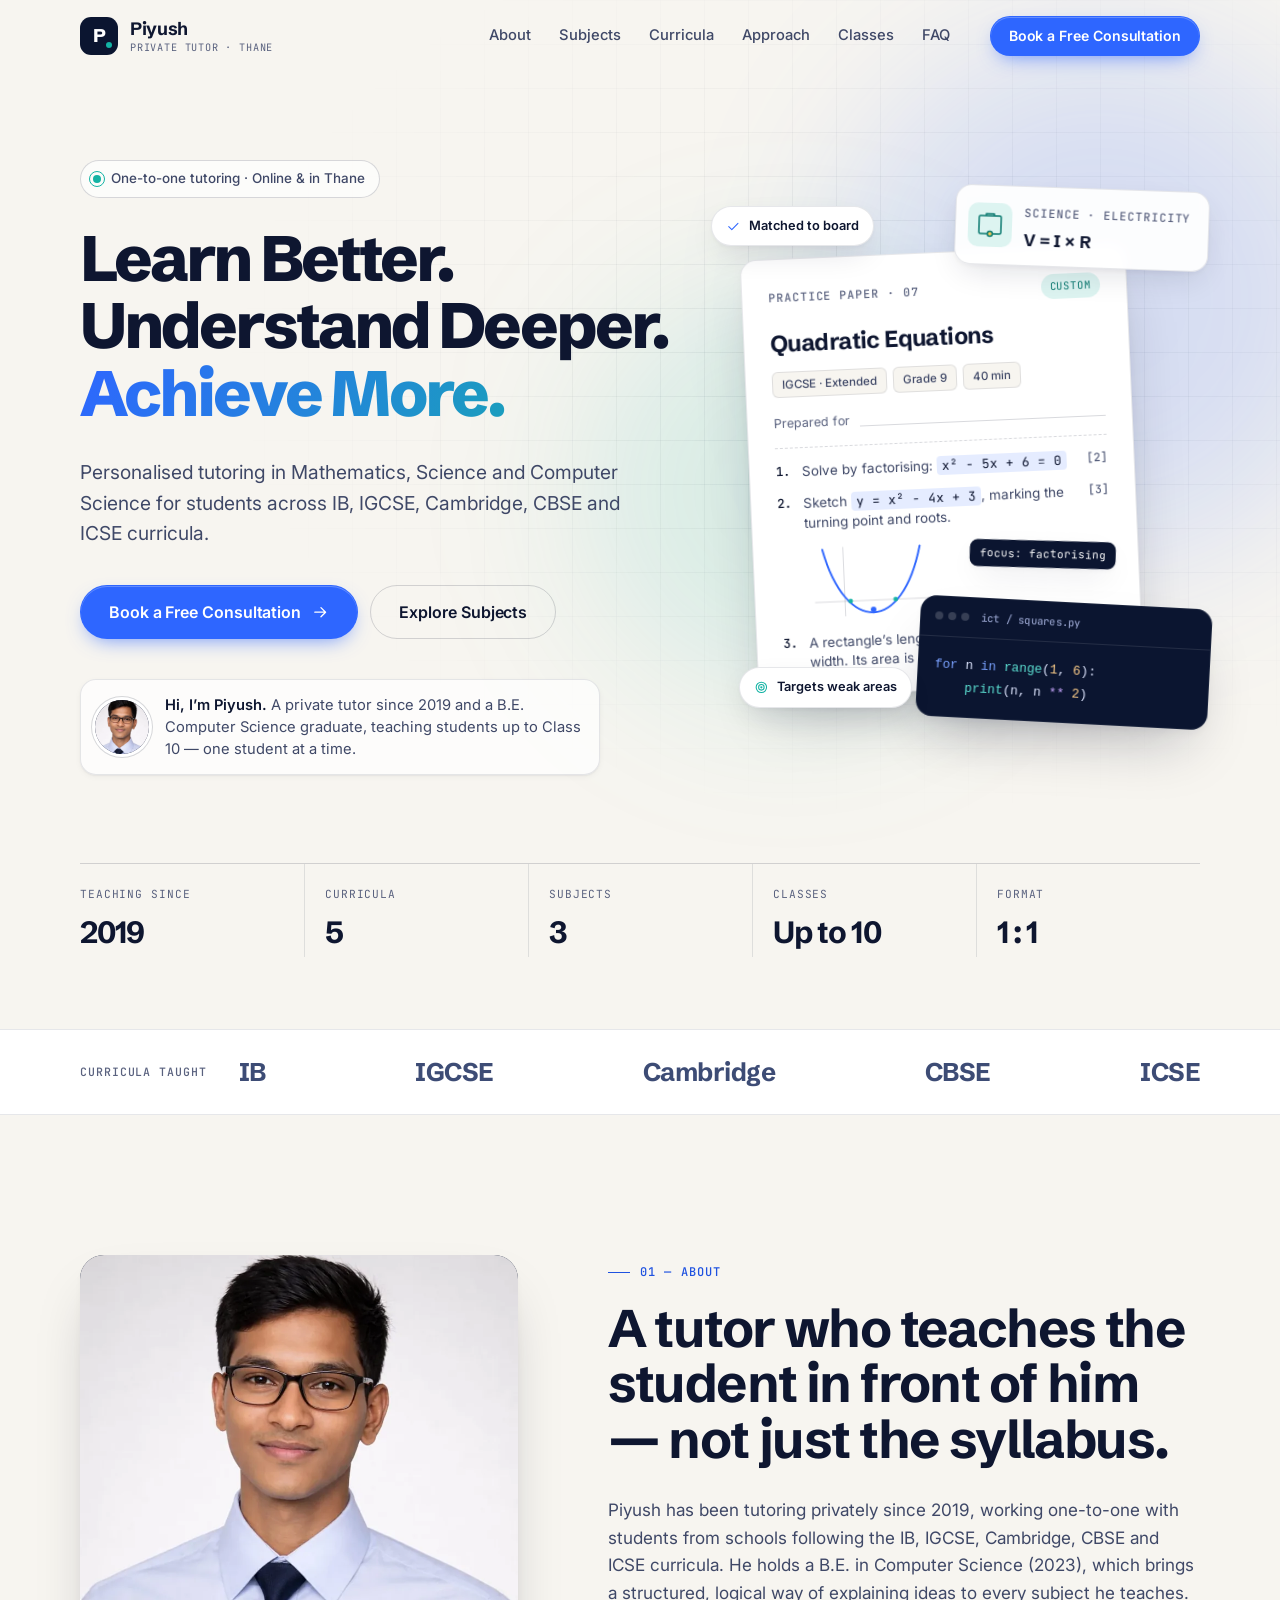
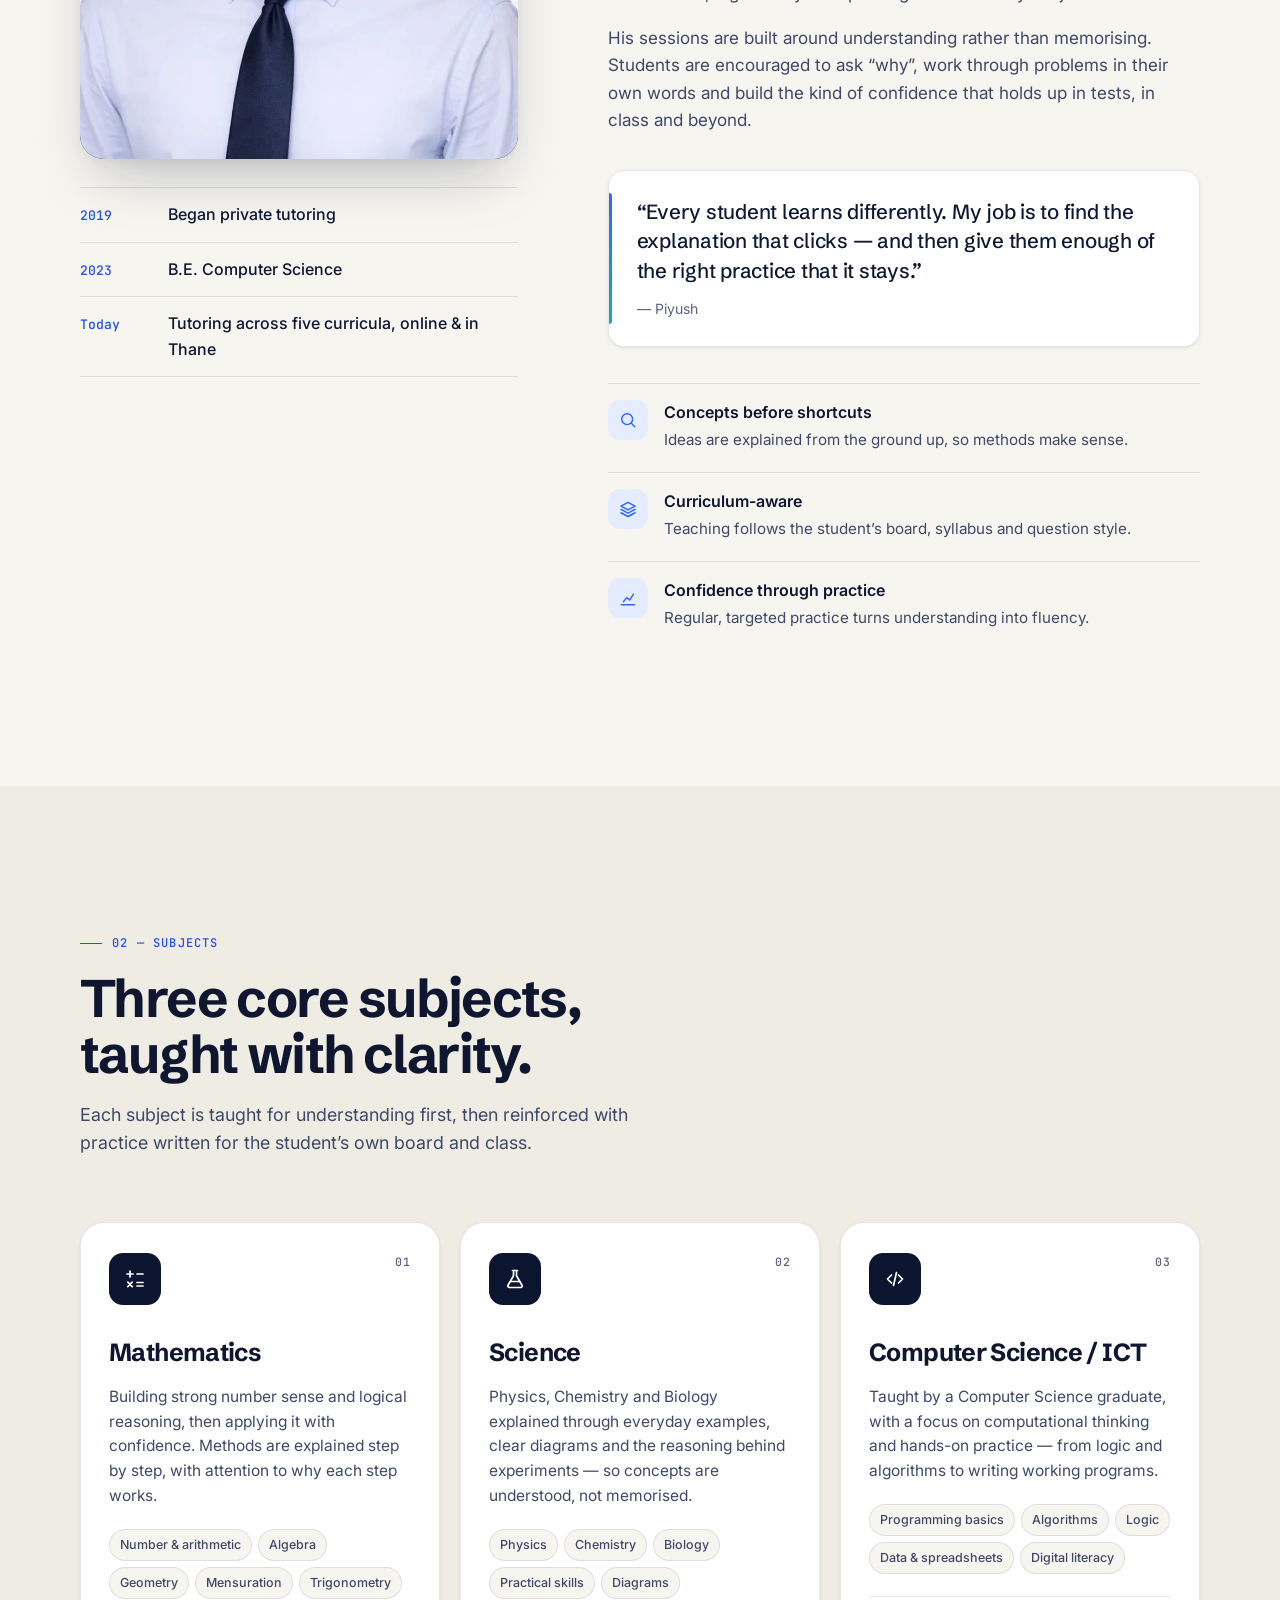
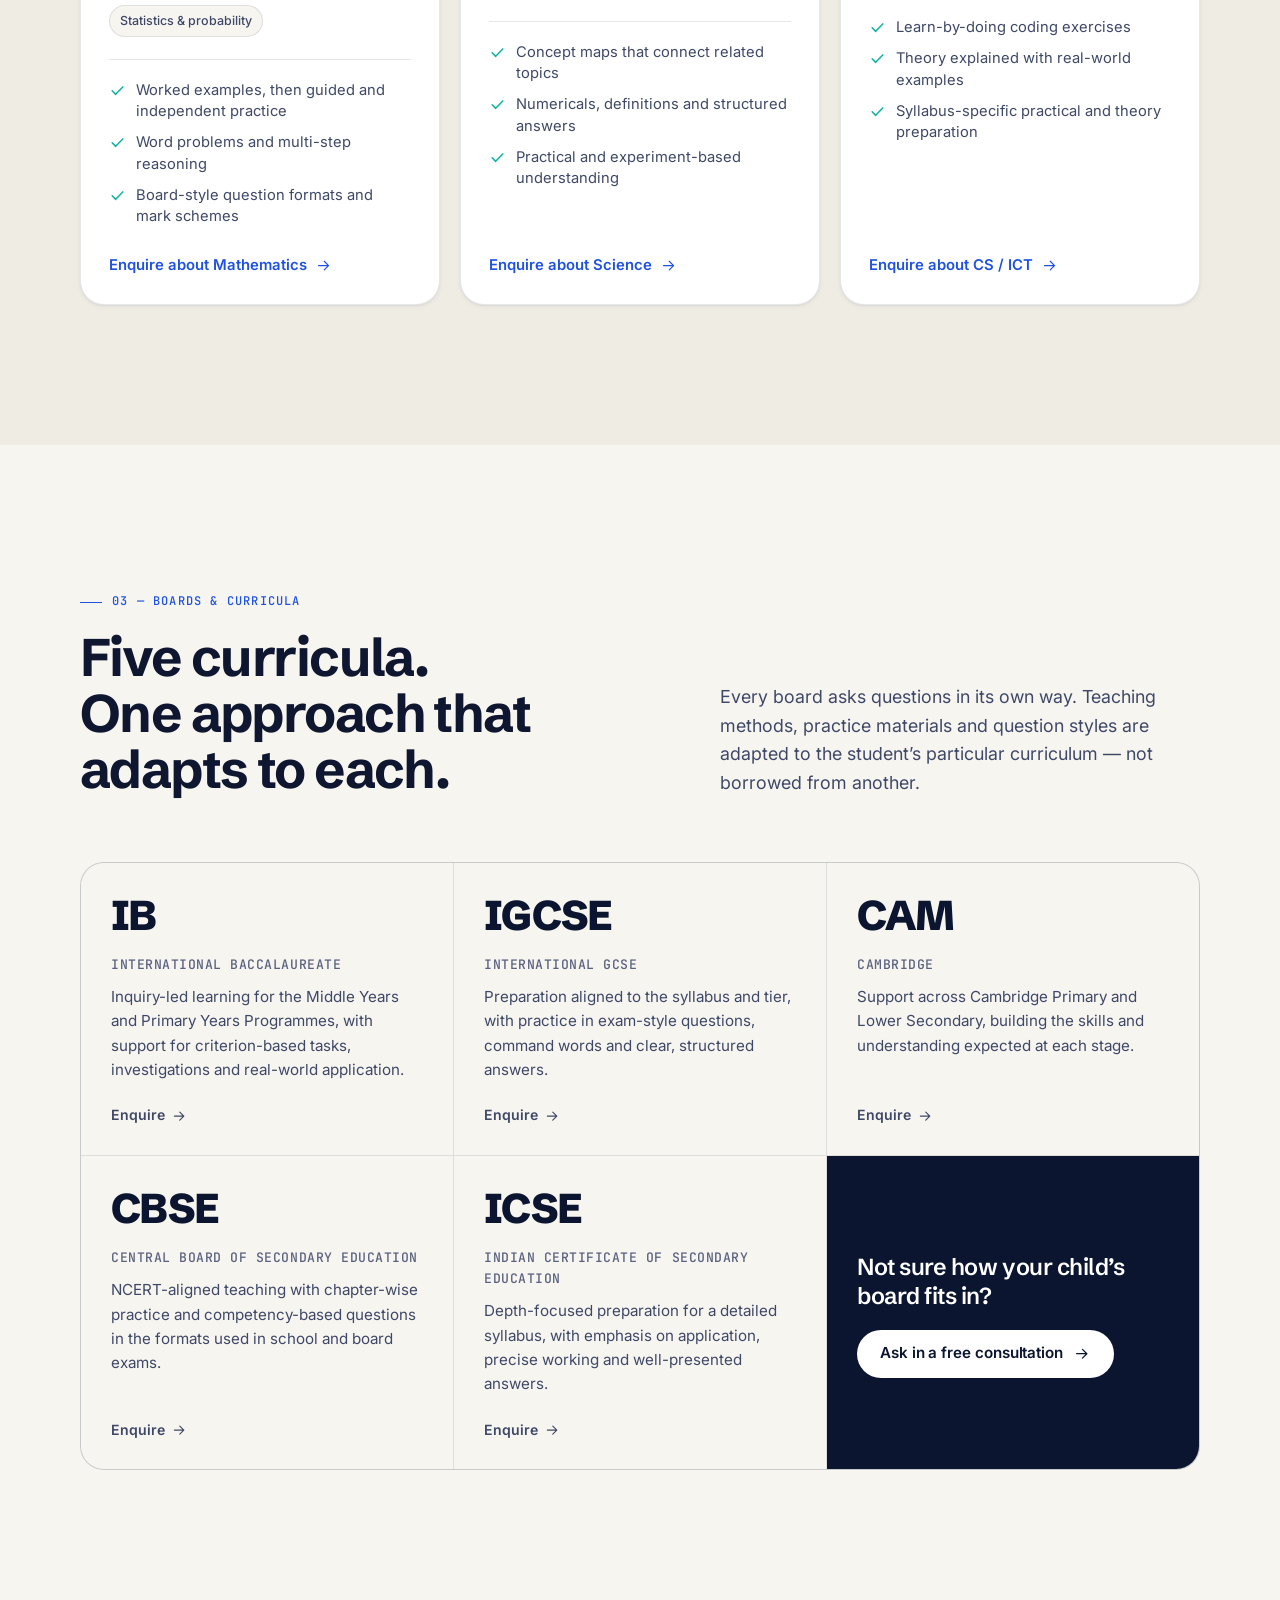
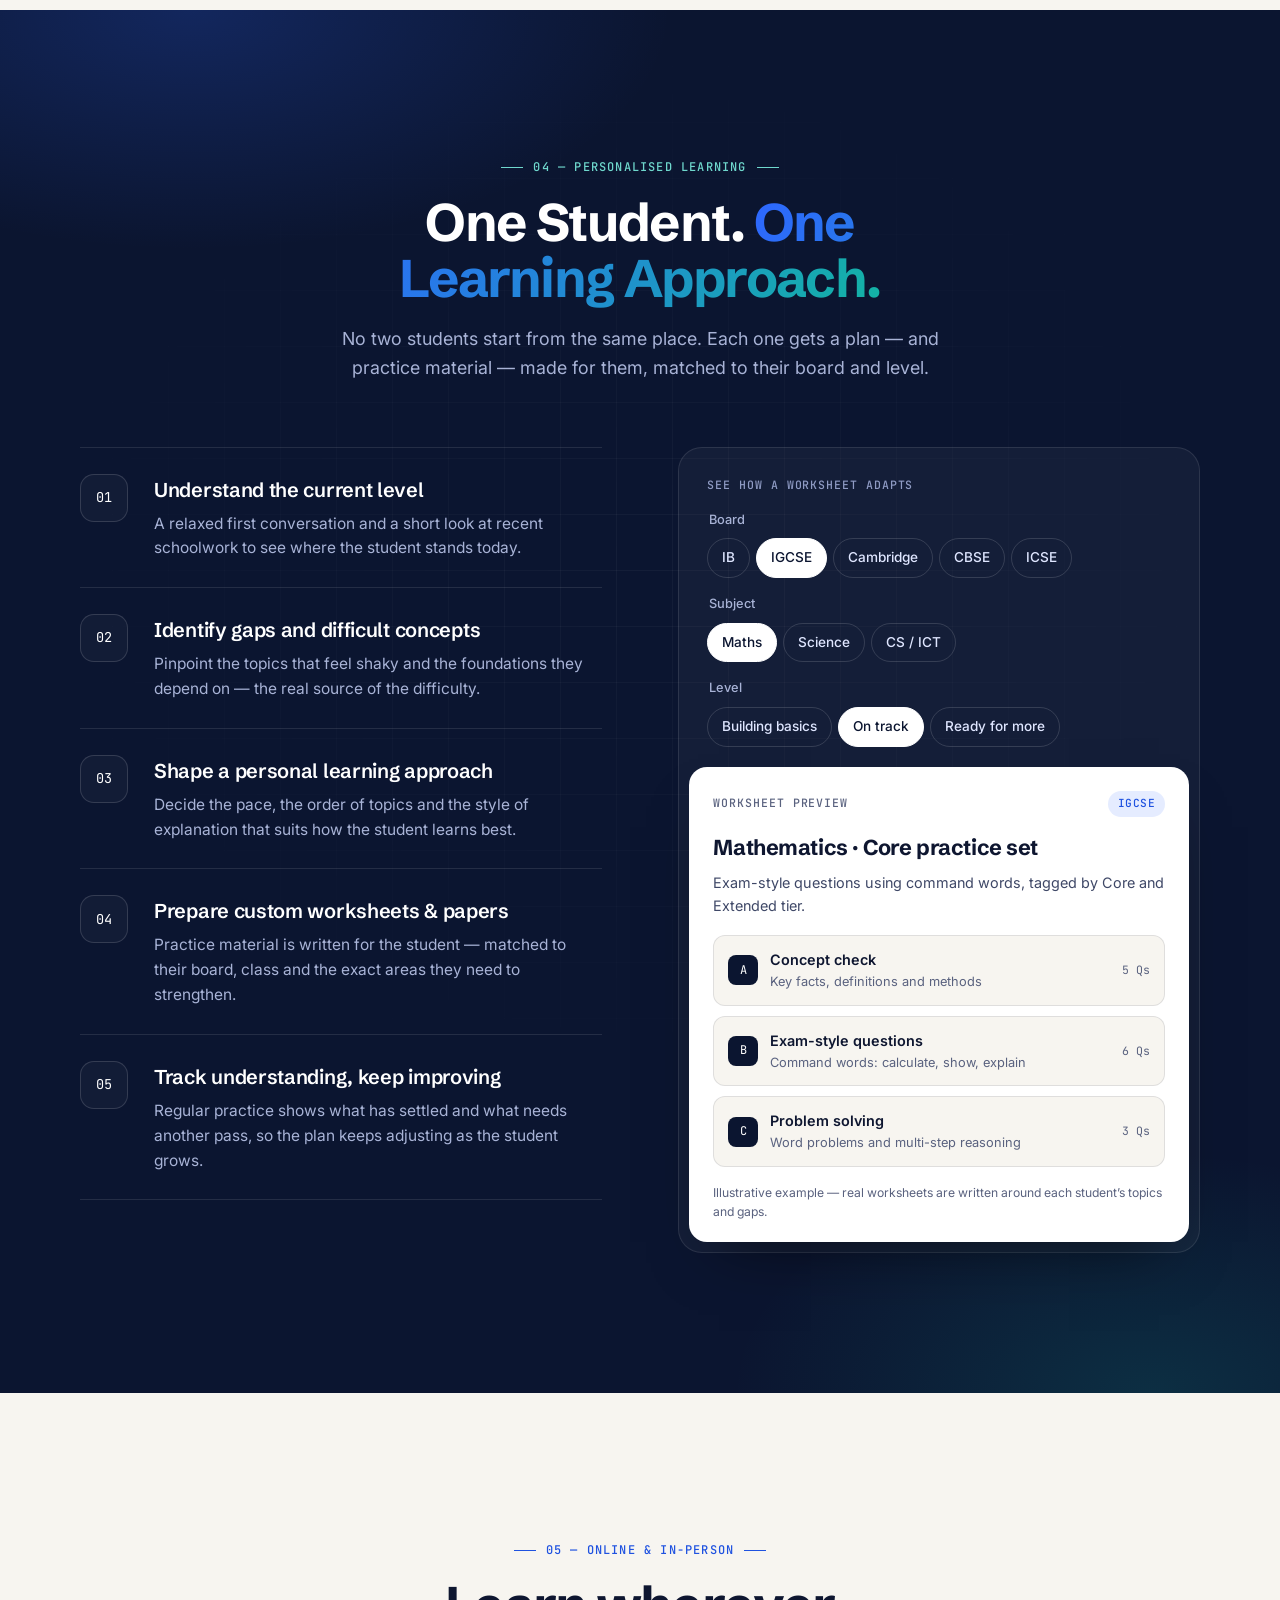
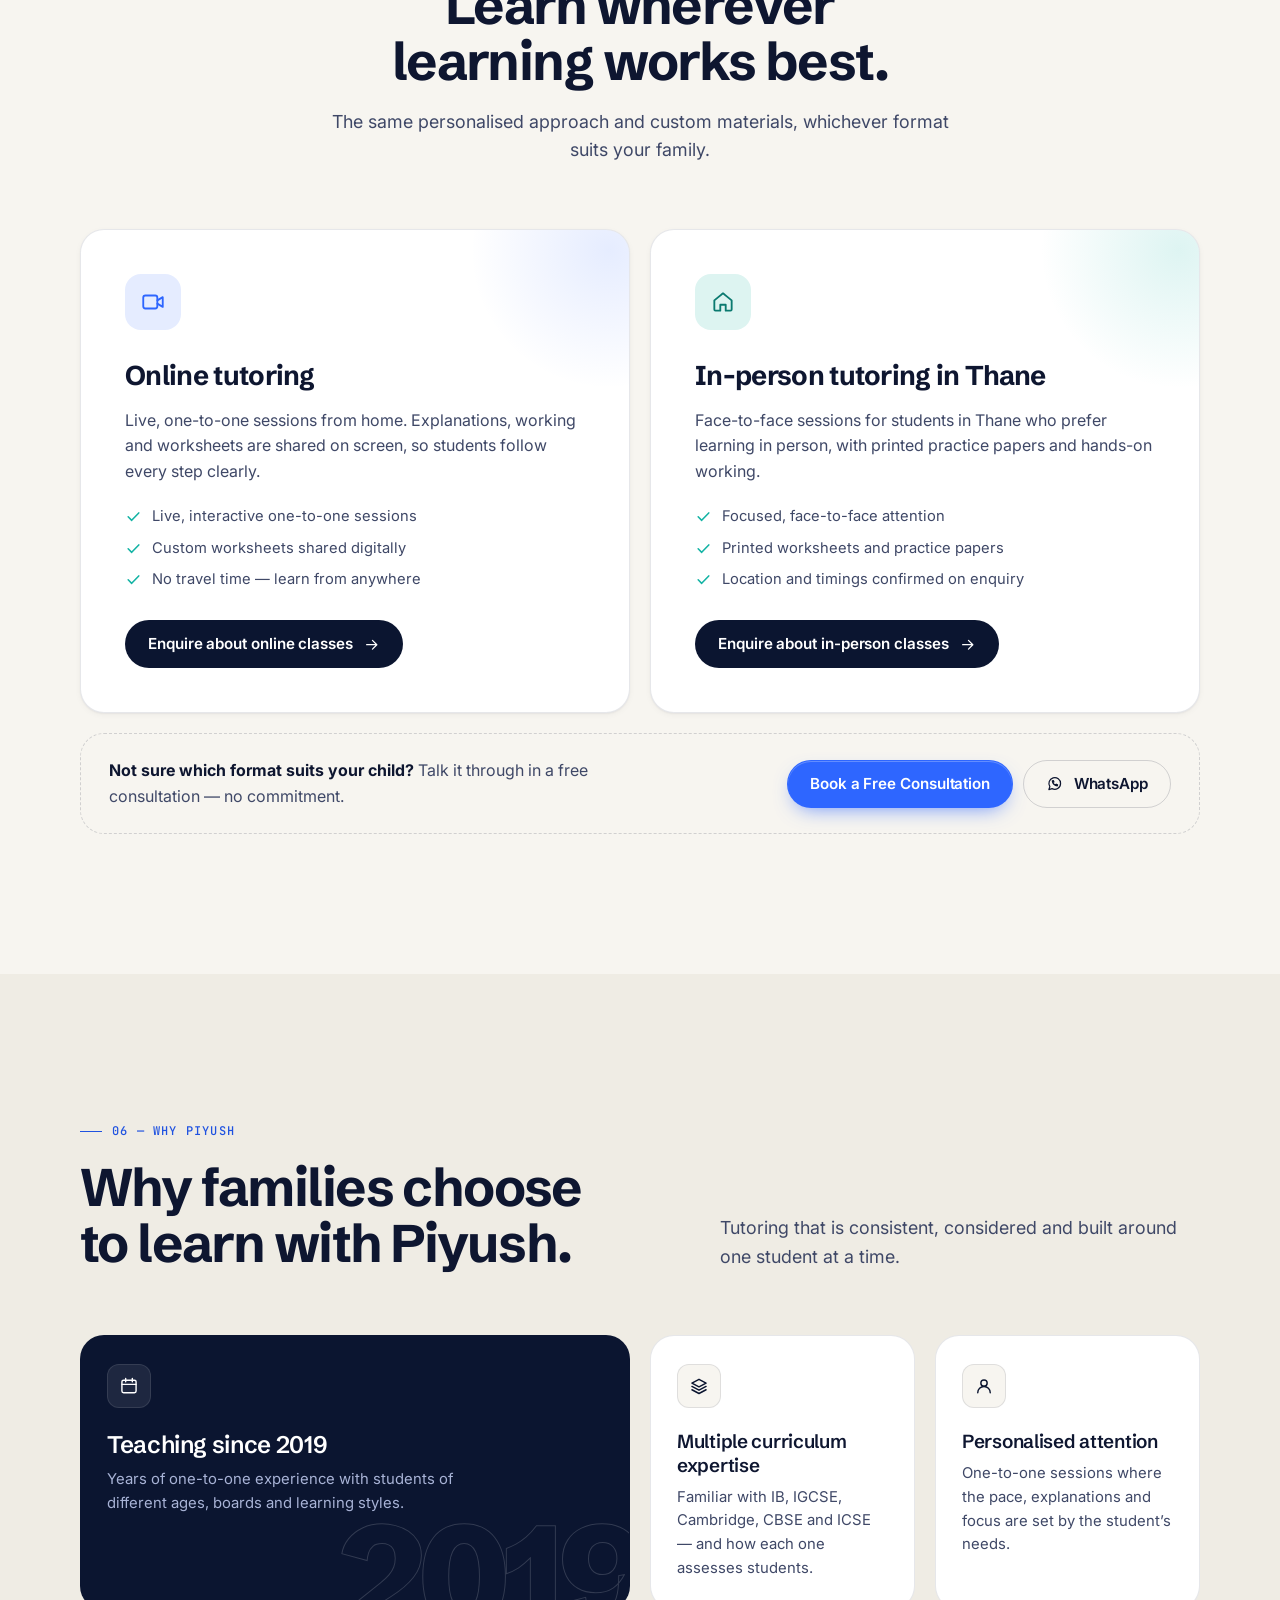
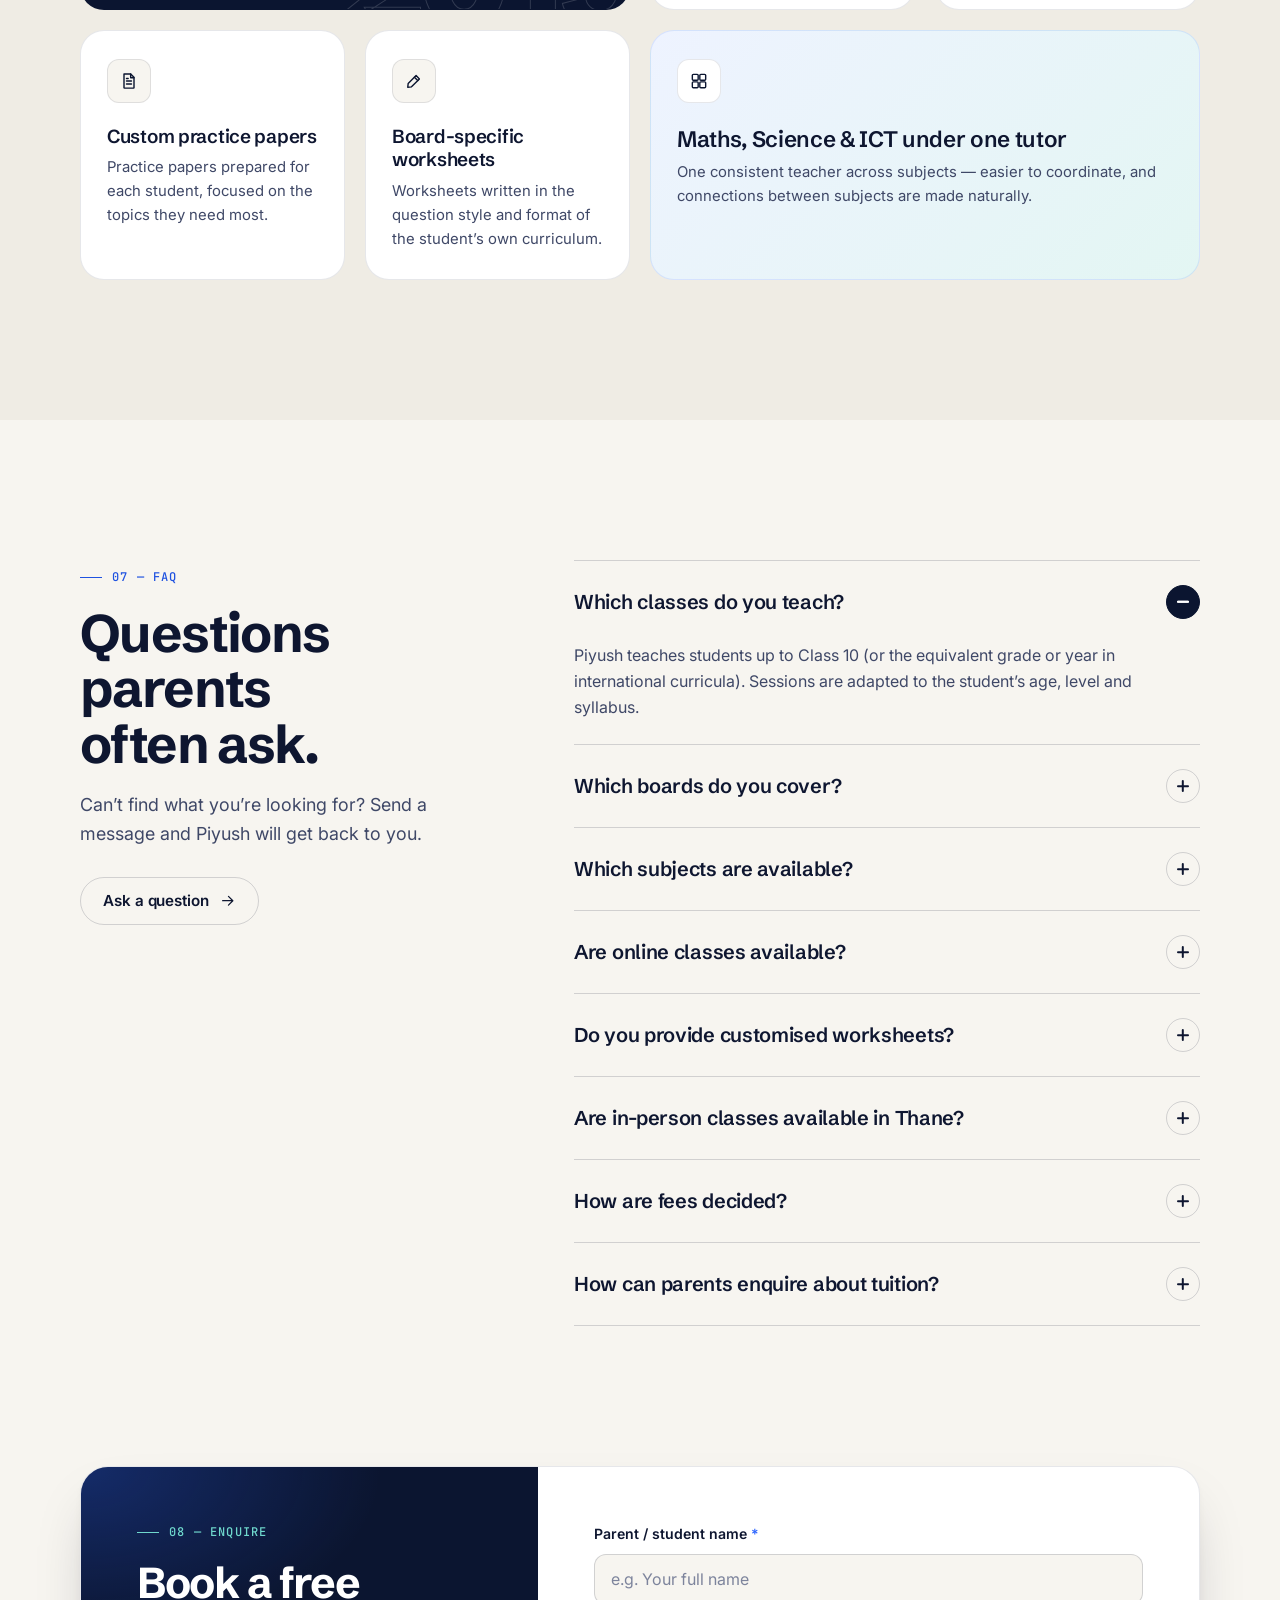
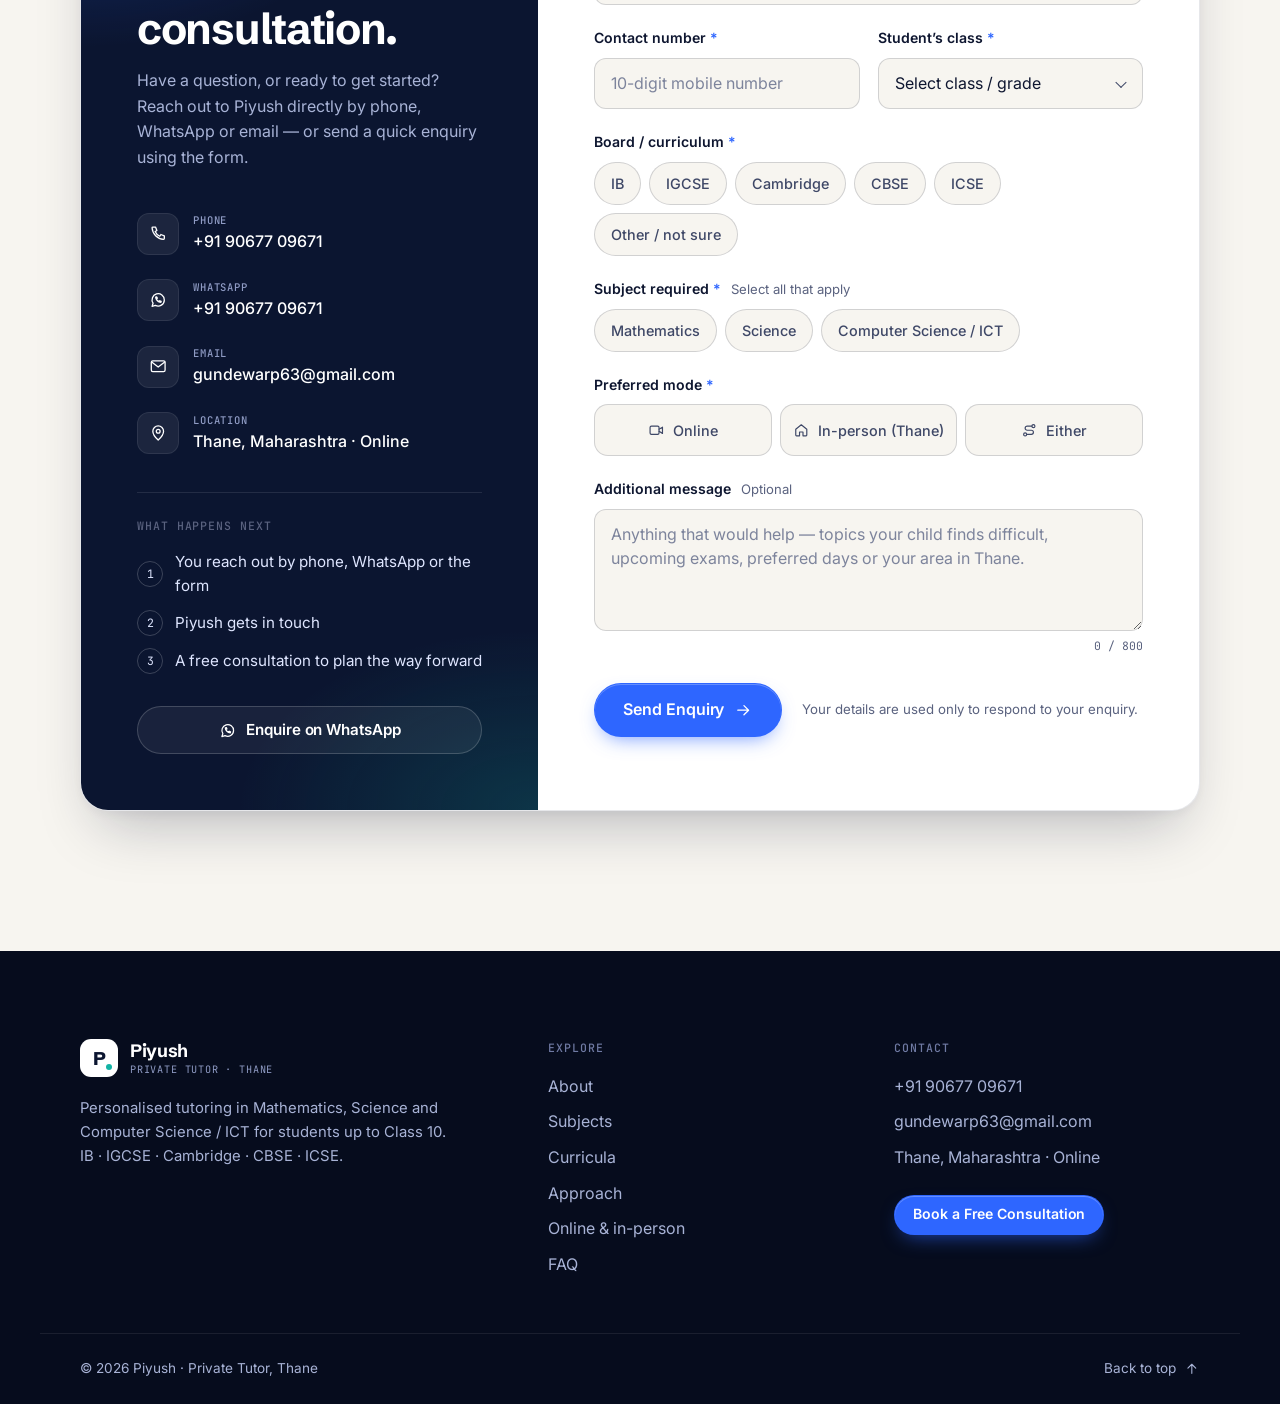
<file: index.html>
<!doctype html>
<html lang="en-IN" class="no-js">
<head>
  <meta charset="utf-8">
  <meta name="viewport" content="width=device-width, initial-scale=1, viewport-fit=cover">
  <title>Piyush — Private Tutor in Thane | Maths, Science &amp; ICT for IB, IGCSE, CBSE, ICSE</title>
  <meta name="description" content="Personalised one-to-one tutoring in Mathematics, Science and Computer Science / ICT for students up to Class 10. IB, IGCSE, Cambridge, CBSE and ICSE. Online and in-person in Thane, Maharashtra. Teaching since 2019.">
  <meta name="theme-color" content="#0B1530">
  <meta name="robots" content="index, follow">
  <!-- Replace with the live domain once published -->
  <link rel="canonical" href="https://www.example.com/">

  <meta property="og:type" content="website">
  <meta property="og:title" content="Piyush — Private Tutor in Thane">
  <meta property="og:description" content="Board-specific, one-to-one tutoring in Maths, Science and ICT for IB, IGCSE, Cambridge, CBSE and ICSE students up to Class 10. Online and in Thane.">
  <meta property="og:locale" content="en_IN">
  <meta property="og:image" content="assets/og-image.png">
  <meta name="twitter:card" content="summary_large_image">

  <link rel="icon" href="assets/favicon.svg" type="image/svg+xml">
  <link rel="preconnect" href="https://fonts.googleapis.com">
  <link rel="preconnect" href="https://fonts.gstatic.com" crossorigin>
  <link href="https://fonts.googleapis.com/css2?family=Schibsted+Grotesk:wght@500;600;700;800&family=Inter:wght@400;500;600&family=JetBrains+Mono:wght@400;500&display=swap" rel="stylesheet">
  <link rel="stylesheet" href="styles.css">

  <script type="application/ld+json">
  {
    "@context": "https://schema.org",
    "@type": "EducationalOrganization",
    "name": "Piyush — Private Tutor",
    "description": "Personalised tutoring in Mathematics, Science and Computer Science / ICT for students up to Class 10 across IB, IGCSE, Cambridge, CBSE and ICSE curricula.",
    "foundingDate": "2019",
    "areaServed": "Thane, Maharashtra, India",
    "address": { "@type": "PostalAddress", "addressLocality": "Thane", "addressRegion": "Maharashtra", "addressCountry": "IN" },
    "founder": { "@type": "Person", "name": "Piyush", "jobTitle": "Private Tutor", "hasCredential": "B.E. Computer Science (2023)" },
    "knowsAbout": ["Mathematics", "Science", "Computer Science", "ICT", "IB", "IGCSE", "Cambridge", "CBSE", "ICSE"]
  }
  </script>

  <script src="config.js" defer></script>
  <script src="script.js" defer></script>
</head>
<body>
  <a class="skip-link" href="#main">Skip to content</a>

  <!-- Icon sprite -->
  <svg width="0" height="0" style="position:absolute" aria-hidden="true">
    <defs>
      <symbol id="i-arrow" viewBox="0 0 24 24"><path d="M5 12h14M13 6l6 6-6 6"/></symbol>
      <symbol id="i-arrow-down" viewBox="0 0 24 24"><path d="M12 5v14M6 13l6 6 6-6"/></symbol>
      <symbol id="i-check" viewBox="0 0 24 24"><path d="M4.5 12.5l5 5L19.5 7"/></symbol>
      <symbol id="i-chat" viewBox="0 0 24 24"><path d="M20 11.6a8 8 0 0 1-11.7 7.1L4 20l1.3-4.1A8 8 0 1 1 20 11.6z"/><path d="M9.2 9.3c.3 1.9 1.8 3.6 3.9 4.4l1-1 1.8.8-.4 1.4c-3.6-.2-6.6-3.2-6.8-6.8l1.4-.4.8 1.8z"/></symbol>
      <symbol id="i-phone" viewBox="0 0 24 24"><path d="M5 4h3.5l1.8 4.5-2.3 1.4a11 11 0 0 0 6.1 6.1l1.4-2.3L20 15.5V19a1 1 0 0 1-1 1A16 16 0 0 1 4 5a1 1 0 0 1 1-1z"/></symbol>
      <symbol id="i-mail" viewBox="0 0 24 24"><rect x="3" y="5" width="18" height="14" rx="2"/><path d="M3.5 6.5L12 13l8.5-6.5"/></symbol>
      <symbol id="i-pin" viewBox="0 0 24 24"><path d="M12 21s-7-6.2-7-11.5a7 7 0 0 1 14 0C19 14.8 12 21 12 21z"/><circle cx="12" cy="9.5" r="2.5"/></symbol>
      <symbol id="i-math" viewBox="0 0 24 24"><path d="M4 7h6M7 4v6M14 7h6M4.8 15.2l4.4 4.4M9.2 15.2l-4.4 4.4M14 15.5h6M14 19h6"/></symbol>
      <symbol id="i-flask" viewBox="0 0 24 24"><path d="M9.5 3.5h5M10.5 3.5v5.2L5 18.2A1.6 1.6 0 0 0 6.4 20.5h11.2a1.6 1.6 0 0 0 1.4-2.3l-5.5-9.5V3.5"/><path d="M7.4 14.5h9.2"/></symbol>
      <symbol id="i-code" viewBox="0 0 24 24"><path d="M8.5 8L4.5 12l4 4M15.5 8l4 4-4 4M13.5 5.5l-3 13"/></symbol>
      <symbol id="i-video" viewBox="0 0 24 24"><rect x="3" y="6" width="13" height="12" rx="2"/><path d="M16 10.5l5-3v9l-5-3"/></symbol>
      <symbol id="i-home" viewBox="0 0 24 24"><path d="M4 10.5L12 4l8 6.5V19a1 1 0 0 1-1 1h-4.5v-5.5h-5V20H5a1 1 0 0 1-1-1z"/></symbol>
      <symbol id="i-calendar" viewBox="0 0 24 24"><rect x="3.5" y="5" width="17" height="15" rx="2"/><path d="M3.5 10h17M8 3v4M16 3v4"/></symbol>
      <symbol id="i-layers" viewBox="0 0 24 24"><path d="M12 4l8.5 4.5L12 13 3.5 8.5z"/><path d="M3.5 12.5L12 17l8.5-4.5M3.5 16.5L12 21l8.5-4.5"/></symbol>
      <symbol id="i-user" viewBox="0 0 24 24"><circle cx="12" cy="8.5" r="3.8"/><path d="M4.5 20a7.5 7.5 0 0 1 15 0"/></symbol>
      <symbol id="i-doc" viewBox="0 0 24 24"><path d="M6 3.5h8l4 4V20a.5.5 0 0 1-.5.5h-11A.5.5 0 0 1 6 20z"/><path d="M14 3.5V8h4M9 12h6M9 15.5h6M9 9h2"/></symbol>
      <symbol id="i-target" viewBox="0 0 24 24"><circle cx="12" cy="12" r="8.5"/><circle cx="12" cy="12" r="4.5"/><circle cx="12" cy="12" r="1"/></symbol>
      <symbol id="i-grid" viewBox="0 0 24 24"><rect x="4" y="4" width="7" height="7" rx="1.2"/><rect x="13" y="4" width="7" height="7" rx="1.2"/><rect x="4" y="13" width="7" height="7" rx="1.2"/><rect x="13" y="13" width="7" height="7" rx="1.2"/></symbol>
      <symbol id="i-search" viewBox="0 0 24 24"><circle cx="11" cy="11" r="6.5"/><path d="M16 16l4 4"/></symbol>
      <symbol id="i-route" viewBox="0 0 24 24"><circle cx="6" cy="18" r="2.2"/><circle cx="18" cy="6" r="2.2"/><path d="M8.2 18H15a3 3 0 0 0 0-6H9a3 3 0 0 1 0-6h6.8"/></symbol>
      <symbol id="i-pen" viewBox="0 0 24 24"><path d="M14.5 5.5l4 4L9 19l-4.5.5L5 15z"/><path d="M12.5 7.5l4 4"/></symbol>
      <symbol id="i-chart" viewBox="0 0 24 24"><path d="M4 20h16"/><path d="M6.5 16.5l4-5 3.5 3 4.5-7"/></symbol>
      <symbol id="i-plus" viewBox="0 0 24 24"><path d="M12 5v14M5 12h14"/></symbol>
      <symbol id="i-menu" viewBox="0 0 24 24"><path d="M4 8h16M4 16h16"/></symbol>
      <symbol id="i-close" viewBox="0 0 24 24"><path d="M6 6l12 12M18 6L6 18"/></symbol>
      <symbol id="i-cap" viewBox="0 0 24 24"><path d="M2.5 9.5L12 5l9.5 4.5L12 14z"/><path d="M6.5 11.5v4.2c1.5 1.4 3.4 2.1 5.5 2.1s4-.7 5.5-2.1v-4.2M21.5 9.5v5"/></symbol>
    </defs>
  </svg>

  <!-- ───────── Header ───────── -->
  <header class="site-header" id="top">
    <div class="container header-inner">
      <a class="brand" href="#top" aria-label="Piyush — Private Tutor, back to top">
        <span class="brand-mark" aria-hidden="true">P</span>
        <span class="brand-text">
          <span class="brand-name">Piyush</span>
          <span class="brand-sub">Private Tutor · Thane</span>
        </span>
      </a>

      <nav class="nav" id="site-nav" aria-label="Primary">
        <ul class="nav-list">
          <li><a href="#about">About</a></li>
          <li><a href="#subjects">Subjects</a></li>
          <li><a href="#curricula">Curricula</a></li>
          <li><a href="#approach">Approach</a></li>
          <li><a href="#classes">Classes</a></li>
          <li><a href="#faq">FAQ</a></li>
        </ul>
        <a class="btn btn-primary btn-sm nav-cta" href="#contact">Book a Free Consultation</a>
      </nav>

      <button class="nav-toggle" type="button" aria-expanded="false" aria-controls="site-nav" aria-label="Open menu">
        <svg class="icon icon-open"><use href="#i-menu"/></svg>
        <svg class="icon icon-close"><use href="#i-close"/></svg>
      </button>
    </div>
  </header>

  <main id="main">

    <!-- ───────── Hero ───────── -->
    <section class="hero" aria-labelledby="hero-title">
      <div class="hero-bg" aria-hidden="true">
        <div class="hero-grid"></div>
        <div class="hero-glow hero-glow-a"></div>
        <div class="hero-glow hero-glow-b"></div>
      </div>

      <div class="container hero-inner">
        <div class="hero-copy">
          <p class="eyebrow reveal">
            <span class="pulse-dot" aria-hidden="true"></span>
            One-to-one tutoring · Online &amp; in Thane
          </p>

          <h1 class="hero-title" id="hero-title">
            <span class="line reveal" style="--d:80ms">Learn Better.</span>
            <span class="line reveal" style="--d:160ms">Understand Deeper.</span>
            <span class="line reveal accent-text" style="--d:240ms">Achieve More.</span>
          </h1>

          <p class="hero-lede reveal" style="--d:320ms">
            Personalised tutoring in Mathematics, Science and Computer Science for students across
            IB, IGCSE, Cambridge, CBSE and ICSE curricula.
          </p>

          <div class="hero-actions reveal" style="--d:400ms">
            <a class="btn btn-primary btn-lg" href="#contact">
              Book a Free Consultation
              <svg class="icon"><use href="#i-arrow"/></svg>
            </a>
            <a class="btn btn-ghost btn-lg" href="#subjects">Explore Subjects</a>
          </div>

          <div class="hero-intro reveal" style="--d:480ms">
            <div class="avatar" data-photo-slot>
              <span class="avatar-monogram" aria-hidden="true">P</span>
            </div>
            <p>
              <strong>Hi, I’m Piyush.</strong> A private tutor since 2019 and a B.E. Computer Science graduate,
              teaching students up to Class 10 — one student at a time.
            </p>
          </div>
        </div>

        <!-- Visual composition: a custom practice paper -->
        <div class="hero-visual" aria-hidden="true" data-parallax>
          <div class="hv-card hv-paper" data-depth="10">
            <div class="paper-head">
              <span class="mono-label">Practice paper · 07</span>
              <span class="paper-mark">Custom</span>
            </div>
            <h3 class="paper-title">Quadratic Equations</h3>
            <div class="paper-meta">
              <span>IGCSE · Extended</span><span>Grade 9</span><span>40 min</span>
            </div>
            <div class="paper-for">Prepared for <span class="paper-line"></span></div>

            <ol class="paper-qs">
              <li>
                <span>Solve by factorising: <em class="math">x² − 5x + 6 = 0</em></span>
                <b>[2]</b>
              </li>
              <li>
                <span>Sketch <em class="math">y = x² − 4x + 3</em>, marking the turning point and roots.</span>
                <b>[3]</b>
                <svg class="paper-graph" viewBox="0 0 160 84">
                  <path class="ax" d="M8 64h146M40 6v74"/>
                  <path class="curve" d="M18 8 C 40 100, 100 100, 122 8"/>
                  <circle cx="70" cy="74" r="3"/>
                  <circle cx="46" cy="64" r="2.4" class="root"/>
                  <circle cx="94" cy="64" r="2.4" class="root"/>
                </svg>
              </li>
              <li>
                <span>A rectangle’s length is 3 cm more than its width. Its area is 40 cm². Find the width.</span>
                <b>[4]</b>
              </li>
            </ol>
            <span class="paper-note">focus: factorising</span>
          </div>

          <div class="hv-card hv-code" data-depth="22">
            <div class="code-head">
              <span class="dots"><i></i><i></i><i></i></span>
              <span class="mono-label">ict / squares.py</span>
            </div>
<pre><code><span class="k">for</span> n <span class="k">in</span> <span class="f">range</span>(<span class="n">1</span>, <span class="n">6</span>):
    <span class="f">print</span>(n, n <span class="o">**</span> <span class="n">2</span>)</code></pre>
          </div>

          <div class="hv-card hv-sci" data-depth="16">
            <svg viewBox="0 0 64 64" class="sci-svg">
              <rect x="10" y="14" width="44" height="36" rx="3"/>
              <path d="M24 14v-4h16v4" class="batt"/>
              <circle cx="32" cy="50" r="5" class="bulb"/>
            </svg>
            <div>
              <span class="mono-label">Science · Electricity</span>
              <strong>V = I × R</strong>
            </div>
          </div>

          <div class="hv-chip hv-chip-a" data-depth="30"><svg class="icon"><use href="#i-check"/></svg> Matched to board</div>
          <div class="hv-chip hv-chip-b" data-depth="26"><svg class="icon"><use href="#i-target"/></svg> Targets weak areas</div>
        </div>
      </div>

      <!-- Key facts — all verifiable, nothing inflated -->
      <div class="container">
        <dl class="facts reveal">
          <div><dt>Teaching since</dt><dd>2019</dd></div>
          <div><dt>Curricula</dt><dd>5</dd></div>
          <div><dt>Subjects</dt><dd>3</dd></div>
          <div><dt>Classes</dt><dd>Up to 10</dd></div>
          <div><dt>Format</dt><dd>1&nbsp;:&nbsp;1</dd></div>
        </dl>
      </div>
    </section>

    <!-- ───────── Curricula strip ───────── -->
    <div class="board-strip" aria-label="Curricula taught">
      <div class="container board-strip-inner">
        <span class="mono-label">Curricula taught</span>
        <ul>
          <li>IB</li><li>IGCSE</li><li>Cambridge</li><li>CBSE</li><li>ICSE</li>
        </ul>
      </div>
    </div>

    <!-- ───────── About ───────── -->
    <section class="section about" id="about" aria-labelledby="about-title">
      <div class="container about-grid">
        <div class="about-visual reveal">
          <figure class="portrait" data-photo-slot>
            <div class="portrait-fallback" aria-hidden="true">
              <span class="portrait-monogram">P</span>
              <span class="portrait-grid"></span>
            </div>
            <figcaption class="placeholder-hint" data-placeholder-hint>Profile photo — add via <code>config.js</code></figcaption>
          </figure>

          <ol class="timeline">
            <li>
              <span class="tl-year">2019</span>
              <span class="tl-text">Began private tutoring</span>
            </li>
            <li>
              <span class="tl-year">2023</span>
              <span class="tl-text">B.E. Computer Science</span>
            </li>
            <li>
              <span class="tl-year">Today</span>
              <span class="tl-text">Tutoring across five curricula, online &amp; in Thane</span>
            </li>
          </ol>
        </div>

        <div class="about-copy">
          <p class="section-label reveal">01 — About</p>
          <h2 class="section-title reveal" id="about-title">A tutor who teaches the student in front of him — not just the syllabus.</h2>

          <div class="prose reveal">
            <p>
              Piyush has been tutoring privately since 2019, working one-to-one with students from schools
              following the IB, IGCSE, Cambridge, CBSE and ICSE curricula. He holds a B.E. in Computer Science (2023),
              which brings a structured, logical way of explaining ideas to every subject he teaches.
            </p>
            <p>
              His sessions are built around understanding rather than memorising. Students are encouraged to ask
              “why”, work through problems in their own words and build the kind of confidence that holds up
              in tests, in class and beyond.
            </p>
          </div>

          <blockquote class="note reveal">
            <p>“Every student learns differently. My job is to find the explanation that clicks — and then give them
              enough of the right practice that it stays.”</p>
            <cite>— Piyush</cite>
          </blockquote>

          <ul class="pillars reveal">
            <li>
              <svg class="icon"><use href="#i-search"/></svg>
              <div><strong>Concepts before shortcuts</strong><span>Ideas are explained from the ground up, so methods make sense.</span></div>
            </li>
            <li>
              <svg class="icon"><use href="#i-layers"/></svg>
              <div><strong>Curriculum-aware</strong><span>Teaching follows the student’s board, syllabus and question style.</span></div>
            </li>
            <li>
              <svg class="icon"><use href="#i-chart"/></svg>
              <div><strong>Confidence through practice</strong><span>Regular, targeted practice turns understanding into fluency.</span></div>
            </li>
          </ul>
        </div>
      </div>
    </section>

    <!-- ───────── Subjects ───────── -->
    <section class="section subjects tint" id="subjects" aria-labelledby="subjects-title">
      <div class="container">
        <header class="section-head">
          <p class="section-label reveal">02 — Subjects</p>
          <h2 class="section-title reveal" id="subjects-title">Three core subjects, taught with clarity.</h2>
          <p class="section-lede reveal">Each subject is taught for understanding first, then reinforced with practice written for the student’s own board and class.</p>
        </header>

        <div class="subject-grid">
          <article class="subject-card reveal" style="--d:0ms">
            <div class="subject-top">
              <span class="subject-icon"><svg class="icon"><use href="#i-math"/></svg></span>
              <span class="mono-label">01</span>
            </div>
            <h3>Mathematics</h3>
            <p>Building strong number sense and logical reasoning, then applying it with confidence. Methods are explained step by step, with attention to why each step works.</p>
            <ul class="topic-list">
              <li>Number &amp; arithmetic</li><li>Algebra</li><li>Geometry</li><li>Mensuration</li><li>Trigonometry</li><li>Statistics &amp; probability</li>
            </ul>
            <ul class="check-list">
              <li><svg class="icon"><use href="#i-check"/></svg>Worked examples, then guided and independent practice</li>
              <li><svg class="icon"><use href="#i-check"/></svg>Word problems and multi-step reasoning</li>
              <li><svg class="icon"><use href="#i-check"/></svg>Board-style question formats and mark schemes</li>
            </ul>
            <a class="card-link" href="#contact" data-prefill-subject="Mathematics">Enquire about Mathematics <svg class="icon"><use href="#i-arrow"/></svg></a>
          </article>

          <article class="subject-card reveal" style="--d:90ms">
            <div class="subject-top">
              <span class="subject-icon"><svg class="icon"><use href="#i-flask"/></svg></span>
              <span class="mono-label">02</span>
            </div>
            <h3>Science</h3>
            <p>Physics, Chemistry and Biology explained through everyday examples, clear diagrams and the reasoning behind experiments — so concepts are understood, not memorised.</p>
            <ul class="topic-list">
              <li>Physics</li><li>Chemistry</li><li>Biology</li><li>Practical skills</li><li>Diagrams</li>
            </ul>
            <ul class="check-list">
              <li><svg class="icon"><use href="#i-check"/></svg>Concept maps that connect related topics</li>
              <li><svg class="icon"><use href="#i-check"/></svg>Numericals, definitions and structured answers</li>
              <li><svg class="icon"><use href="#i-check"/></svg>Practical and experiment-based understanding</li>
            </ul>
            <a class="card-link" href="#contact" data-prefill-subject="Science">Enquire about Science <svg class="icon"><use href="#i-arrow"/></svg></a>
          </article>

          <article class="subject-card reveal" style="--d:180ms">
            <div class="subject-top">
              <span class="subject-icon"><svg class="icon"><use href="#i-code"/></svg></span>
              <span class="mono-label">03</span>
            </div>
            <h3>Computer Science / ICT</h3>
            <p>Taught by a Computer Science graduate, with a focus on computational thinking and hands-on practice — from logic and algorithms to writing working programs.</p>
            <ul class="topic-list">
              <li>Programming basics</li><li>Algorithms</li><li>Logic</li><li>Data &amp; spreadsheets</li><li>Digital literacy</li>
            </ul>
            <ul class="check-list">
              <li><svg class="icon"><use href="#i-check"/></svg>Learn-by-doing coding exercises</li>
              <li><svg class="icon"><use href="#i-check"/></svg>Theory explained with real-world examples</li>
              <li><svg class="icon"><use href="#i-check"/></svg>Syllabus-specific practical and theory preparation</li>
            </ul>
            <a class="card-link" href="#contact" data-prefill-subject="Computer Science / ICT">Enquire about CS / ICT <svg class="icon"><use href="#i-arrow"/></svg></a>
          </article>
        </div>
      </div>
    </section>

    <!-- ───────── Curricula ───────── -->
    <section class="section curricula" id="curricula" aria-labelledby="curricula-title">
      <div class="container">
        <header class="section-head split">
          <div>
            <p class="section-label reveal">03 — Boards &amp; Curricula</p>
            <h2 class="section-title reveal" id="curricula-title">Five curricula. One approach that adapts to each.</h2>
          </div>
          <p class="section-lede reveal">Every board asks questions in its own way. Teaching methods, practice materials and question styles are adapted to the student’s particular curriculum — not borrowed from another.</p>
        </header>

        <div class="board-grid">
          <article class="board-card reveal" style="--d:0ms">
            <span class="board-code">IB</span>
            <h3>International Baccalaureate</h3>
            <p>Inquiry-led learning for the Middle Years and Primary Years Programmes, with support for criterion-based tasks, investigations and real-world application.</p>
            <a class="board-link" href="#contact" data-prefill-board="IB">Enquire <svg class="icon"><use href="#i-arrow"/></svg></a>
          </article>
          <article class="board-card reveal" style="--d:60ms">
            <span class="board-code">IGCSE</span>
            <h3>International GCSE</h3>
            <p>Preparation aligned to the syllabus and tier, with practice in exam-style questions, command words and clear, structured answers.</p>
            <a class="board-link" href="#contact" data-prefill-board="IGCSE">Enquire <svg class="icon"><use href="#i-arrow"/></svg></a>
          </article>
          <article class="board-card reveal" style="--d:120ms">
            <span class="board-code">CAM</span>
            <h3>Cambridge</h3>
            <p>Support across Cambridge Primary and Lower Secondary, building the skills and understanding expected at each stage.</p>
            <a class="board-link" href="#contact" data-prefill-board="Cambridge">Enquire <svg class="icon"><use href="#i-arrow"/></svg></a>
          </article>
          <article class="board-card reveal" style="--d:180ms">
            <span class="board-code">CBSE</span>
            <h3>Central Board of Secondary Education</h3>
            <p>NCERT-aligned teaching with chapter-wise practice and competency-based questions in the formats used in school and board exams.</p>
            <a class="board-link" href="#contact" data-prefill-board="CBSE">Enquire <svg class="icon"><use href="#i-arrow"/></svg></a>
          </article>
          <article class="board-card reveal" style="--d:240ms">
            <span class="board-code">ICSE</span>
            <h3>Indian Certificate of Secondary Education</h3>
            <p>Depth-focused preparation for a detailed syllabus, with emphasis on application, precise working and well-presented answers.</p>
            <a class="board-link" href="#contact" data-prefill-board="ICSE">Enquire <svg class="icon"><use href="#i-arrow"/></svg></a>
          </article>
          <div class="board-card board-card-cta reveal" style="--d:300ms">
            <p>Not sure how your child’s board fits in?</p>
            <a class="btn btn-light" href="#contact">Ask in a free consultation <svg class="icon"><use href="#i-arrow"/></svg></a>
          </div>
        </div>
      </div>
    </section>

    <!-- ───────── Personalised learning ───────── -->
    <section class="section approach dark" id="approach" aria-labelledby="approach-title">
      <div class="approach-bg" aria-hidden="true"></div>
      <div class="container">
        <header class="section-head center">
          <p class="section-label reveal">04 — Personalised Learning</p>
          <h2 class="section-title reveal" id="approach-title">One Student. <span class="accent-text">One Learning Approach.</span></h2>
          <p class="section-lede reveal">No two students start from the same place. Each one gets a plan — and practice material — made for them, matched to their board and level.</p>
        </header>

        <div class="approach-grid">
          <ol class="steps">
            <li class="step reveal">
              <span class="step-num">01</span>
              <div>
                <h3>Understand the current level</h3>
                <p>A relaxed first conversation and a short look at recent schoolwork to see where the student stands today.</p>
              </div>
            </li>
            <li class="step reveal">
              <span class="step-num">02</span>
              <div>
                <h3>Identify gaps and difficult concepts</h3>
                <p>Pinpoint the topics that feel shaky and the foundations they depend on — the real source of the difficulty.</p>
              </div>
            </li>
            <li class="step reveal">
              <span class="step-num">03</span>
              <div>
                <h3>Shape a personal learning approach</h3>
                <p>Decide the pace, the order of topics and the style of explanation that suits how the student learns best.</p>
              </div>
            </li>
            <li class="step reveal">
              <span class="step-num">04</span>
              <div>
                <h3>Prepare custom worksheets &amp; papers</h3>
                <p>Practice material is written for the student — matched to their board, class and the exact areas they need to strengthen.</p>
              </div>
            </li>
            <li class="step reveal">
              <span class="step-num">05</span>
              <div>
                <h3>Track understanding, keep improving</h3>
                <p>Regular practice shows what has settled and what needs another pass, so the plan keeps adjusting as the student grows.</p>
              </div>
            </li>
          </ol>

          <!-- Interactive worksheet preview -->
          <div class="builder reveal" id="builder">
            <div class="builder-panel">
              <p class="mono-label">See how a worksheet adapts</p>
              <div class="builder-controls">
                <fieldset class="seg">
                  <legend>Board</legend>
                  <div class="seg-options" data-builder="board">
                    <button type="button" aria-pressed="false" data-value="IB">IB</button>
                    <button type="button" aria-pressed="true" data-value="IGCSE">IGCSE</button>
                    <button type="button" aria-pressed="false" data-value="Cambridge">Cambridge</button>
                    <button type="button" aria-pressed="false" data-value="CBSE">CBSE</button>
                    <button type="button" aria-pressed="false" data-value="ICSE">ICSE</button>
                  </div>
                </fieldset>
                <fieldset class="seg">
                  <legend>Subject</legend>
                  <div class="seg-options" data-builder="subject">
                    <button type="button" aria-pressed="true" data-value="Mathematics">Maths</button>
                    <button type="button" aria-pressed="false" data-value="Science">Science</button>
                    <button type="button" aria-pressed="false" data-value="CS / ICT">CS / ICT</button>
                  </div>
                </fieldset>
                <fieldset class="seg">
                  <legend>Level</legend>
                  <div class="seg-options" data-builder="level">
                    <button type="button" aria-pressed="false" data-value="Foundation">Building basics</button>
                    <button type="button" aria-pressed="true" data-value="Core">On track</button>
                    <button type="button" aria-pressed="false" data-value="Stretch">Ready for more</button>
                  </div>
                </fieldset>
              </div>
            </div>

            <div class="worksheet" aria-live="polite">
              <div class="ws-head">
                <span class="mono-label">Worksheet preview</span>
                <span class="ws-tag" data-ws="tag">IGCSE</span>
              </div>
              <h3 class="ws-title" data-ws="title">Mathematics · Practice Set</h3>
              <p class="ws-format" data-ws="format">Exam-style questions using command words, with Core and Extended tiers.</p>
              <ul class="ws-sections" data-ws="sections"></ul>
              <p class="ws-foot">Illustrative example — real worksheets are written around each student’s topics and gaps.</p>
            </div>
          </div>
        </div>
      </div>
    </section>

    <!-- ───────── Teaching modes ───────── -->
    <section class="section modes" id="classes" aria-labelledby="classes-title">
      <div class="container">
        <header class="section-head center">
          <p class="section-label reveal">05 — Online &amp; In-Person</p>
          <h2 class="section-title reveal" id="classes-title">Learn wherever learning works best.</h2>
          <p class="section-lede reveal">The same personalised approach and custom materials, whichever format suits your family.</p>
        </header>

        <div class="mode-grid">
          <article class="mode-card reveal">
            <div class="mode-icon"><svg class="icon"><use href="#i-video"/></svg></div>
            <h3>Online tutoring</h3>
            <p>Live, one-to-one sessions from home. Explanations, working and worksheets are shared on screen, so students follow every step clearly.</p>
            <ul class="check-list">
              <li><svg class="icon"><use href="#i-check"/></svg>Live, interactive one-to-one sessions</li>
              <li><svg class="icon"><use href="#i-check"/></svg>Custom worksheets shared digitally</li>
              <li><svg class="icon"><use href="#i-check"/></svg>No travel time — learn from anywhere</li>
            </ul>
            <a class="btn btn-dark" href="#contact" data-prefill-mode="Online">Enquire about online classes <svg class="icon"><use href="#i-arrow"/></svg></a>
          </article>

          <article class="mode-card reveal" style="--d:90ms">
            <div class="mode-icon"><svg class="icon"><use href="#i-home"/></svg></div>
            <h3>In-person tutoring in Thane</h3>
            <p>Face-to-face sessions for students in Thane who prefer learning in person, with printed practice papers and hands-on working.</p>
            <ul class="check-list">
              <li><svg class="icon"><use href="#i-check"/></svg>Focused, face-to-face attention</li>
              <li><svg class="icon"><use href="#i-check"/></svg>Printed worksheets and practice papers</li>
              <li><svg class="icon"><use href="#i-check"/></svg>Location and timings confirmed on enquiry</li>
            </ul>
            <a class="btn btn-dark" href="#contact" data-prefill-mode="In-person (Thane)">Enquire about in-person classes <svg class="icon"><use href="#i-arrow"/></svg></a>
          </article>
        </div>

        <div class="mode-banner reveal">
          <p><strong>Not sure which format suits your child?</strong> Talk it through in a free consultation — no commitment.</p>
          <div class="mode-banner-actions">
            <a class="btn btn-primary" href="#contact">Book a Free Consultation</a>
            <a class="btn btn-ghost" href="#" data-whatsapp><svg class="icon"><use href="#i-chat"/></svg> WhatsApp</a>
          </div>
        </div>
      </div>
    </section>

    <!-- ───────── Why ───────── -->
    <section class="section why tint" id="why" aria-labelledby="why-title">
      <div class="container">
        <header class="section-head split">
          <div>
            <p class="section-label reveal">06 — Why Piyush</p>
            <h2 class="section-title reveal" id="why-title">Why families choose to learn with Piyush.</h2>
          </div>
          <p class="section-lede reveal">Tutoring that is consistent, considered and built around one student at a time.</p>
        </header>

        <div class="why-grid">
          <article class="why-card why-feature reveal">
            <svg class="icon"><use href="#i-calendar"/></svg>
            <h3>Teaching since 2019</h3>
            <p>Years of one-to-one experience with students of different ages, boards and learning styles.</p>
            <span class="why-big" aria-hidden="true">2019</span>
          </article>
          <article class="why-card reveal" style="--d:60ms">
            <svg class="icon"><use href="#i-layers"/></svg>
            <h3>Multiple curriculum expertise</h3>
            <p>Familiar with IB, IGCSE, Cambridge, CBSE and ICSE — and how each one assesses students.</p>
          </article>
          <article class="why-card reveal" style="--d:120ms">
            <svg class="icon"><use href="#i-user"/></svg>
            <h3>Personalised attention</h3>
            <p>One-to-one sessions where the pace, explanations and focus are set by the student’s needs.</p>
          </article>
          <article class="why-card reveal" style="--d:180ms">
            <svg class="icon"><use href="#i-doc"/></svg>
            <h3>Custom practice papers</h3>
            <p>Practice papers prepared for each student, focused on the topics they need most.</p>
          </article>
          <article class="why-card reveal" style="--d:240ms">
            <svg class="icon"><use href="#i-pen"/></svg>
            <h3>Board-specific worksheets</h3>
            <p>Worksheets written in the question style and format of the student’s own curriculum.</p>
          </article>
          <article class="why-card why-feature-alt reveal" style="--d:300ms">
            <svg class="icon"><use href="#i-grid"/></svg>
            <h3>Maths, Science &amp; ICT under one tutor</h3>
            <p>One consistent teacher across subjects — easier to coordinate, and connections between subjects are made naturally.</p>
          </article>
        </div>
      </div>
    </section>

    <!-- ───────── FAQ ───────── -->
    <section class="section faq" id="faq" aria-labelledby="faq-title">
      <div class="container faq-grid">
        <header class="section-head faq-head">
          <p class="section-label reveal">07 — FAQ</p>
          <h2 class="section-title reveal" id="faq-title">Questions parents often ask.</h2>
          <p class="section-lede reveal">Can’t find what you’re looking for? Send a message and Piyush will get back to you.</p>
          <a class="btn btn-ghost reveal" href="#contact">Ask a question <svg class="icon"><use href="#i-arrow"/></svg></a>
        </header>

        <div class="accordion reveal">
          <div class="acc-item">
            <h3><button type="button" class="acc-trigger" aria-expanded="false" id="faq-q1" aria-controls="faq-a1">Which classes do you teach?<span class="acc-icon" aria-hidden="true"></span></button></h3>
            <div class="acc-panel" id="faq-a1" role="region" aria-labelledby="faq-q1"><div><p>Piyush teaches students up to Class 10 (or the equivalent grade or year in international curricula). Sessions are adapted to the student’s age, level and syllabus.</p></div></div>
          </div>
          <div class="acc-item">
            <h3><button type="button" class="acc-trigger" aria-expanded="false" id="faq-q2" aria-controls="faq-a2">Which boards do you cover?<span class="acc-icon" aria-hidden="true"></span></button></h3>
            <div class="acc-panel" id="faq-a2" role="region" aria-labelledby="faq-q2"><div><p>IB, IGCSE, Cambridge, CBSE and ICSE. Teaching and practice materials follow the student’s specific curriculum and its question formats.</p></div></div>
          </div>
          <div class="acc-item">
            <h3><button type="button" class="acc-trigger" aria-expanded="false" id="faq-q3" aria-controls="faq-a3">Which subjects are available?<span class="acc-icon" aria-hidden="true"></span></button></h3>
            <div class="acc-panel" id="faq-a3" role="region" aria-labelledby="faq-q3"><div><p>Mathematics, Science (Physics, Chemistry and Biology) and Computer Science / ICT. Students can study one subject or combine several with the same tutor.</p></div></div>
          </div>
          <div class="acc-item">
            <h3><button type="button" class="acc-trigger" aria-expanded="false" id="faq-q4" aria-controls="faq-a4">Are online classes available?<span class="acc-icon" aria-hidden="true"></span></button></h3>
            <div class="acc-panel" id="faq-a4" role="region" aria-labelledby="faq-q4"><div><p>Yes. Online sessions are live and one-to-one, with explanations and worksheets shared on screen. They follow the same personalised approach as in-person sessions.</p></div></div>
          </div>
          <div class="acc-item">
            <h3><button type="button" class="acc-trigger" aria-expanded="false" id="faq-q5" aria-controls="faq-a5">Do you provide customised worksheets?<span class="acc-icon" aria-hidden="true"></span></button></h3>
            <div class="acc-panel" id="faq-a5" role="region" aria-labelledby="faq-q5"><div><p>Yes — this is central to how Piyush teaches. Every student receives worksheets and practice papers designed around their board, academic level and the specific topics they need to work on.</p></div></div>
          </div>
          <div class="acc-item">
            <h3><button type="button" class="acc-trigger" aria-expanded="false" id="faq-q6" aria-controls="faq-a6">Are in-person classes available in Thane?<span class="acc-icon" aria-hidden="true"></span></button></h3>
            <div class="acc-panel" id="faq-a6" role="region" aria-labelledby="faq-q6"><div><p>Yes, in-person tutoring is available in Thane. Please share your area when you enquire, and location and timings will be confirmed with you directly.</p></div></div>
          </div>
          <div class="acc-item">
            <h3><button type="button" class="acc-trigger" aria-expanded="false" id="faq-q7" aria-controls="faq-a7">How are fees decided?<span class="acc-icon" aria-hidden="true"></span></button></h3>
            <div class="acc-panel" id="faq-a7" role="region" aria-labelledby="faq-q7"><div><p>Fees depend on the student’s class, subjects and whether sessions are online or in person. Details are shared during the free consultation, once the student’s needs are clear.</p></div></div>
          </div>
          <div class="acc-item">
            <h3><button type="button" class="acc-trigger" aria-expanded="false" id="faq-q8" aria-controls="faq-a8">How can parents enquire about tuition?<span class="acc-icon" aria-hidden="true"></span></button></h3>
            <div class="acc-panel" id="faq-a8" role="region" aria-labelledby="faq-q8"><div><p>Fill in the <a href="#contact">enquiry form</a> below with your child’s class, board and subjects, or send a message on WhatsApp. Piyush will get in touch to arrange a free consultation.</p></div></div>
          </div>
        </div>
      </div>
    </section>

    <!-- ───────── Contact ───────── -->
    <section class="section contact" id="contact" aria-labelledby="contact-title">
      <div class="container">
        <div class="contact-shell reveal">
          <aside class="contact-info">
            <p class="section-label">08 — Enquire</p>
            <h2 class="section-title" id="contact-title">Book a free consultation.</h2>
            <p class="contact-lede">Have a question, or ready to get started? Reach out to Piyush directly by phone, WhatsApp or email — or send a quick enquiry using the form.</p>

            <ul class="contact-list">
              <li data-contact="phone">
                <span class="ci-icon"><svg class="icon"><use href="#i-phone"/></svg></span>
                <span><small>Phone</small><a href="#" data-config-link="phone"><span data-config-text="phone">Phone number</span></a></span>
              </li>
              <li data-contact="whatsapp">
                <span class="ci-icon"><svg class="icon"><use href="#i-chat"/></svg></span>
                <span><small>WhatsApp</small><a href="#" data-whatsapp><span data-config-text="whatsapp">WhatsApp number</span></a></span>
              </li>
              <li data-contact="email">
                <span class="ci-icon"><svg class="icon"><use href="#i-mail"/></svg></span>
                <span><small>Email</small><a href="#" data-config-link="email"><span data-config-text="email">Email address</span></a></span>
              </li>
              <li data-contact="location">
                <span class="ci-icon"><svg class="icon"><use href="#i-pin"/></svg></span>
                <span><small>Location</small><span data-config-text="location">Thane, Maharashtra</span> · Online</span>
              </li>
            </ul>

            <div class="next-steps">
              <p class="mono-label">What happens next</p>
              <ol>
                <li><span>1</span>You reach out by phone, WhatsApp or the form</li>
                <li><span>2</span>Piyush gets in touch</li>
                <li><span>3</span>A free consultation to plan the way forward</li>
              </ol>
            </div>

            <a class="btn btn-whatsapp" href="#" data-whatsapp>
              <svg class="icon"><use href="#i-chat"/></svg> Enquire on WhatsApp
            </a>
          </aside>

          <div class="contact-form-wrap">
            <form class="enquiry-form" id="enquiry-form" novalidate>
              <div class="form-grid">
                <div class="field span-2">
                  <label for="f-name">Parent / student name <span class="req" aria-hidden="true">*</span></label>
                  <input id="f-name" name="name" type="text" autocomplete="name" required minlength="2" maxlength="80" placeholder="e.g. Your full name" aria-describedby="e-name">
                  <p class="field-error" id="e-name" aria-live="polite"></p>
                </div>

                <div class="field">
                  <label for="f-phone">Contact number <span class="req" aria-hidden="true">*</span></label>
                  <input id="f-phone" name="phone" type="tel" inputmode="tel" autocomplete="tel" required maxlength="18" placeholder="10-digit mobile number" aria-describedby="e-phone">
                  <p class="field-error" id="e-phone" aria-live="polite"></p>
                </div>

                <div class="field">
                  <label for="f-class">Student’s class <span class="req" aria-hidden="true">*</span></label>
                  <div class="select">
                    <select id="f-class" name="studentClass" required aria-describedby="e-class">
                      <option value="">Select class / grade</option>
                      <option>Class 1</option><option>Class 2</option><option>Class 3</option>
                      <option>Class 4</option><option>Class 5</option><option>Class 6</option>
                      <option>Class 7</option><option>Class 8</option><option>Class 9</option>
                      <option>Class 10</option>
                    </select>
                  </div>
                  <p class="field-error" id="e-class" aria-live="polite"></p>
                </div>

                <div class="field span-2">
                  <span class="label" id="l-board">Board / curriculum <span class="req" aria-hidden="true">*</span></span>
                  <div class="chips" role="radiogroup" aria-labelledby="l-board" aria-describedby="e-board">
                    <label class="chip"><input type="radio" name="board" value="IB" required><span>IB</span></label>
                    <label class="chip"><input type="radio" name="board" value="IGCSE"><span>IGCSE</span></label>
                    <label class="chip"><input type="radio" name="board" value="Cambridge"><span>Cambridge</span></label>
                    <label class="chip"><input type="radio" name="board" value="CBSE"><span>CBSE</span></label>
                    <label class="chip"><input type="radio" name="board" value="ICSE"><span>ICSE</span></label>
                    <label class="chip"><input type="radio" name="board" value="Other / not sure"><span>Other / not sure</span></label>
                  </div>
                  <p class="field-error" id="e-board" aria-live="polite"></p>
                </div>

                <div class="field span-2">
                  <span class="label" id="l-subject">Subject required <span class="req" aria-hidden="true">*</span> <em>Select all that apply</em></span>
                  <div class="chips" role="group" aria-labelledby="l-subject" aria-describedby="e-subject">
                    <label class="chip"><input type="checkbox" name="subjects" value="Mathematics"><span>Mathematics</span></label>
                    <label class="chip"><input type="checkbox" name="subjects" value="Science"><span>Science</span></label>
                    <label class="chip"><input type="checkbox" name="subjects" value="Computer Science / ICT"><span>Computer Science / ICT</span></label>
                  </div>
                  <p class="field-error" id="e-subject" aria-live="polite"></p>
                </div>

                <div class="field span-2">
                  <span class="label" id="l-mode">Preferred mode <span class="req" aria-hidden="true">*</span></span>
                  <div class="chips chips-mode" role="radiogroup" aria-labelledby="l-mode" aria-describedby="e-mode">
                    <label class="chip chip-lg"><input type="radio" name="mode" value="Online" required><span><svg class="icon"><use href="#i-video"/></svg>Online</span></label>
                    <label class="chip chip-lg"><input type="radio" name="mode" value="In-person (Thane)"><span><svg class="icon"><use href="#i-home"/></svg>In-person (Thane)</span></label>
                    <label class="chip chip-lg"><input type="radio" name="mode" value="Either"><span><svg class="icon"><use href="#i-route"/></svg>Either</span></label>
                  </div>
                  <p class="field-error" id="e-mode" aria-live="polite"></p>
                </div>

                <div class="field span-2">
                  <label for="f-message">Additional message <em>Optional</em></label>
                  <textarea id="f-message" name="message" rows="4" maxlength="800" placeholder="Anything that would help — topics your child finds difficult, upcoming exams, preferred days or your area in Thane."></textarea>
                  <p class="field-hint"><span data-counter>0</span> / 800</p>
                </div>

                <!-- Honeypot (spam trap) -->
                <div class="hp" aria-hidden="true">
                  <label for="f-company">Company</label>
                  <input id="f-company" name="company" type="text" tabindex="-1" autocomplete="off">
                </div>
              </div>

              <div class="form-status" role="status" aria-live="polite" hidden></div>

              <div class="form-actions">
                <button class="btn btn-primary btn-lg btn-submit" type="submit">
                  <span class="btn-label">Send Enquiry</span>
                  <span class="spinner" aria-hidden="true"></span>
                  <svg class="icon"><use href="#i-arrow"/></svg>
                </button>
                <p class="form-note">Your details are used only to respond to your enquiry.</p>
              </div>
            </form>

            <div class="form-success" id="form-success" hidden tabindex="-1">
              <div class="success-icon"><svg class="icon"><use href="#i-check"/></svg></div>
              <h3 data-success-title>Thank you — your enquiry is on its way.</h3>
              <p data-success-text>Piyush will be in touch soon to arrange a free consultation.</p>
              <button type="button" class="btn btn-ghost" data-reset-form>Send another enquiry</button>
            </div>
          </div>
        </div>
      </div>
    </section>
  </main>

  <!-- ───────── Footer ───────── -->
  <footer class="site-footer">
    <div class="container footer-inner">
      <div class="footer-brand">
        <a class="brand brand-light" href="#top">
          <span class="brand-mark" aria-hidden="true">P</span>
          <span class="brand-text">
            <span class="brand-name">Piyush</span>
            <span class="brand-sub">Private Tutor · Thane</span>
          </span>
        </a>
        <p>Personalised tutoring in Mathematics, Science and Computer Science / ICT for students up to Class 10. IB · IGCSE · Cambridge · CBSE · ICSE.</p>
      </div>
      <nav class="footer-nav" aria-label="Footer">
        <p class="mono-label">Explore</p>
        <ul>
          <li><a href="#about">About</a></li>
          <li><a href="#subjects">Subjects</a></li>
          <li><a href="#curricula">Curricula</a></li>
          <li><a href="#approach">Approach</a></li>
          <li><a href="#classes">Online &amp; in-person</a></li>
          <li><a href="#faq">FAQ</a></li>
        </ul>
      </nav>
      <div class="footer-contact">
        <p class="mono-label">Contact</p>
        <ul>
          <li data-contact="phone"><a href="#" data-config-link="phone"><span data-config-text="phone">Phone number</span></a></li>
          <li data-contact="email"><a href="#" data-config-link="email"><span data-config-text="email">Email address</span></a></li>
          <li><span data-config-text="location">Thane, Maharashtra</span> · Online</li>
        </ul>
        <a class="btn btn-primary btn-sm" href="#contact">Book a Free Consultation</a>
      </div>
    </div>
    <div class="container footer-base">
      <p>© <span data-year>2026</span> Piyush · Private Tutor, Thane</p>
      <a href="#top" class="to-top">Back to top <svg class="icon"><use href="#i-arrow"/></svg></a>
    </div>
  </footer>

  <!-- Mobile sticky CTA -->
  <div class="mobile-cta" inert>
    <a class="btn btn-primary" href="#contact">Book a Free Consultation</a>
    <a class="btn btn-icon" href="#" data-whatsapp aria-label="Enquire on WhatsApp"><svg class="icon"><use href="#i-chat"/></svg></a>
  </div>

  <div class="toast" role="status" aria-live="polite" hidden></div>
</body>
</html>
</file>
<file: styles.css>
/* ==========================================================================
   Piyush — Private Tutor · Stylesheet
   ========================================================================== */

:root {
  /* Palette */
  --navy-950: #060c1d;
  --navy-900: #0b1530;
  --navy-800: #121f45;
  --navy-700: #1c2d5e;
  --navy-600: #2c3f78;

  --ink: #0e1630;
  --ink-2: #3f4867;
  --ink-3: #5a627f;

  --paper: #f7f5f0;
  --paper-2: #efece4;
  --paper-3: #e6e1d6;
  --white: #ffffff;

  --blue: #2e66ff;
  --blue-600: #1f52e0;
  --blue-soft: #e5ecff;
  --teal: #13b3a4;
  --teal-soft: #ddf4f1;
  --gradient: linear-gradient(120deg, #2e66ff 0%, #13b3a4 100%);

  --line: rgba(14, 22, 48, 0.1);
  --line-2: rgba(14, 22, 48, 0.16);
  --line-dark: rgba(255, 255, 255, 0.1);

  --success: #0f9a6b;
  --danger: #d14343;

  /* Type */
  --font-display: "Schibsted Grotesk", "Inter", system-ui, sans-serif;
  --font-body: "Inter", system-ui, -apple-system, "Segoe UI", sans-serif;
  --font-mono: "JetBrains Mono", ui-monospace, SFMono-Regular, Menlo, monospace;

  /* Layout */
  --container: 1200px;
  --gutter: clamp(16px, 4vw, 40px);
  --radius-sm: 10px;
  --radius: 16px;
  --radius-lg: 24px;
  --header-h: 72px;

  --shadow-sm: 0 1px 2px rgba(14, 22, 48, 0.06), 0 2px 6px rgba(14, 22, 48, 0.04);
  --shadow: 0 2px 4px rgba(14, 22, 48, 0.04), 0 12px 32px -8px rgba(14, 22, 48, 0.14);
  --shadow-lg: 0 4px 8px rgba(14, 22, 48, 0.04), 0 30px 60px -20px rgba(14, 22, 48, 0.28);

  --ease: cubic-bezier(0.22, 1, 0.36, 1);
}

/* ---------- Reset ---------- */
*, *::before, *::after { box-sizing: border-box; }
html {
  scroll-behavior: smooth;
  scroll-padding-top: calc(var(--header-h) + 12px);
  -webkit-text-size-adjust: 100%;
}
body {
  margin: 0;
  font-family: var(--font-body);
  font-size: 1rem;
  line-height: 1.6;
  color: var(--ink);
  background: var(--paper);
  -webkit-font-smoothing: antialiased;
  -moz-osx-font-smoothing: grayscale;
  text-rendering: optimizeLegibility;
  overflow-x: hidden;
}
img, svg { display: block; max-width: 100%; }
h1, h2, h3, h4, p, ul, ol, figure, blockquote, dl, dd { margin: 0; }
ul, ol { padding: 0; list-style: none; }
a { color: inherit; text-decoration: none; }
button, input, select, textarea { font: inherit; color: inherit; }
button { cursor: pointer; background: none; border: 0; padding: 0; }
fieldset { border: 0; margin: 0; padding: 0; min-width: 0; }
::selection { background: var(--blue); color: #fff; }

:focus-visible {
  outline: 2px solid var(--blue);
  outline-offset: 3px;
  border-radius: 6px;
}

.icon {
  width: 1.15em;
  height: 1.15em;
  fill: none;
  stroke: currentColor;
  stroke-width: 1.7;
  stroke-linecap: round;
  stroke-linejoin: round;
  flex-shrink: 0;
}

.skip-link {
  position: absolute;
  left: 16px;
  top: -60px;
  z-index: 200;
  padding: 10px 16px;
  background: var(--navy-900);
  color: #fff;
  border-radius: 8px;
  transition: top 0.2s;
}
.skip-link:focus { top: 12px; }

.container {
  width: 100%;
  max-width: var(--container);
  margin-inline: auto;
  padding-inline: var(--gutter);
}

/* ---------- Typography helpers ---------- */
.mono-label {
  font-family: var(--font-mono);
  font-size: 0.72rem;
  font-weight: 500;
  letter-spacing: 0.08em;
  text-transform: uppercase;
  color: var(--ink-3);
}

.accent-text {
  background: var(--gradient);
  -webkit-background-clip: text;
  background-clip: text;
  color: transparent;
}

.section { position: relative; padding-block: clamp(80px, 11vw, 140px); }
.section.tint { background: var(--paper-2); }

.section-head { max-width: 760px; margin-bottom: clamp(40px, 6vw, 64px); }
.section-head.center { margin-inline: auto; text-align: center; }
.section-head.split {
  max-width: none;
  display: grid;
  grid-template-columns: 1.2fr 1fr;
  gap: 24px 64px;
  align-items: end;
}

.section-label {
  display: inline-flex;
  align-items: center;
  gap: 10px;
  font-family: var(--font-mono);
  font-size: 0.75rem;
  font-weight: 500;
  letter-spacing: 0.1em;
  text-transform: uppercase;
  color: var(--blue-600);
  margin-bottom: 18px;
}
.section-label::before {
  content: "";
  width: 22px;
  height: 1px;
  background: currentColor;
}
.section-head.center .section-label::after {
  content: "";
  width: 22px;
  height: 1px;
  background: currentColor;
}

.section-title {
  font-family: var(--font-display);
  font-weight: 700;
  font-size: clamp(2rem, 4.2vw, 3.3rem);
  line-height: 1.06;
  letter-spacing: -0.03em;
  text-wrap: balance;
}
.section-lede {
  margin-top: 18px;
  font-size: clamp(1.02rem, 1.4vw, 1.15rem);
  color: var(--ink-2);
  max-width: 620px;
  text-wrap: pretty;
}
.section-head.center .section-lede { margin-inline: auto; }
.section-head.split .section-lede { margin-top: 0; }

/* ---------- Buttons ---------- */
.btn {
  --btn-bg: var(--navy-900);
  --btn-fg: #fff;
  position: relative;
  display: inline-flex;
  align-items: center;
  justify-content: center;
  gap: 10px;
  min-height: 48px;
  padding: 12px 22px;
  border-radius: 999px;
  font-weight: 600;
  font-size: 0.95rem;
  line-height: 1.2;
  letter-spacing: -0.005em;
  background: var(--btn-bg);
  color: var(--btn-fg);
  border: 1px solid transparent;
  transition: transform 0.25s var(--ease), box-shadow 0.25s var(--ease), background-color 0.25s, color 0.25s, border-color 0.25s;
  white-space: nowrap;
  isolation: isolate;
}
.btn .icon { transition: transform 0.3s var(--ease); }
.btn:hover .icon { transform: translateX(3px); }
.btn:active { transform: translateY(1px) scale(0.99); }

.btn-primary {
  --btn-bg: var(--blue);
  box-shadow: 0 1px 0 rgba(255,255,255,0.25) inset, 0 8px 20px -8px rgba(46, 102, 255, 0.7);
  overflow: hidden;
}
.btn-primary::before {
  content: "";
  position: absolute;
  inset: 0;
  background: var(--gradient);
  opacity: 0;
  transition: opacity 0.35s var(--ease);
  z-index: -1;
}
.btn-primary:hover { transform: translateY(-2px); box-shadow: 0 1px 0 rgba(255,255,255,0.25) inset, 0 14px 30px -10px rgba(46, 102, 255, 0.75); }
.btn-primary:hover::before { opacity: 1; }

.btn-ghost {
  --btn-bg: transparent;
  --btn-fg: var(--ink);
  border-color: var(--line-2);
}
.btn-ghost:hover { border-color: var(--ink); background: rgba(14,22,48,0.03); }

.btn-dark { --btn-bg: var(--navy-900); }
.btn-dark:hover { --btn-bg: var(--navy-700); transform: translateY(-2px); }

.btn-light { --btn-bg: #fff; --btn-fg: var(--navy-900); }
.btn-light:hover { transform: translateY(-2px); box-shadow: var(--shadow); }

.btn-whatsapp {
  --btn-bg: rgba(255,255,255,0.06);
  --btn-fg: #fff;
  border-color: rgba(255,255,255,0.18);
  width: 100%;
}
.btn-whatsapp:hover { --btn-bg: var(--teal); border-color: var(--teal); }

.btn-sm { min-height: 40px; padding: 8px 18px; font-size: 0.88rem; }
.btn-lg { min-height: 54px; padding: 14px 28px; font-size: 1rem; }

.btn-icon {
  --btn-bg: var(--teal);
  width: 52px;
  min-height: 52px;
  padding: 0;
  flex-shrink: 0;
}
.btn-icon .icon { width: 22px; height: 22px; }
.btn-icon:hover .icon { transform: none; }

/* ---------- Header ---------- */
.site-header {
  position: fixed;
  inset: 0 0 auto 0;
  z-index: 100;
  height: var(--header-h);
  display: flex;
  align-items: center;
  transition: background-color 0.3s, box-shadow 0.3s, backdrop-filter 0.3s;
}
.site-header.is-scrolled {
  background: rgba(247, 245, 240, 0.82);
  backdrop-filter: saturate(160%) blur(14px);
  -webkit-backdrop-filter: saturate(160%) blur(14px);
  box-shadow: 0 1px 0 var(--line);
}
.header-inner {
  display: flex;
  align-items: center;
  justify-content: space-between;
  gap: 24px;
}

.brand { display: inline-flex; align-items: center; gap: 12px; }
.brand-mark {
  position: relative;
  display: grid;
  place-items: center;
  width: 38px;
  height: 38px;
  border-radius: 11px;
  background: var(--navy-900);
  color: #fff;
  font-family: var(--font-display);
  font-weight: 800;
  font-size: 1.15rem;
  letter-spacing: -0.04em;
}
.brand-mark::after {
  content: "";
  position: absolute;
  right: 6px;
  bottom: 7px;
  width: 6px;
  height: 6px;
  border-radius: 50%;
  background: var(--teal);
}
.brand-text { display: flex; flex-direction: column; line-height: 1.1; }
.brand-name { font-family: var(--font-display); font-weight: 700; font-size: 1.12rem; letter-spacing: -0.02em; }
.brand-sub { font-family: var(--font-mono); font-size: 0.64rem; letter-spacing: 0.08em; text-transform: uppercase; color: var(--ink-3); margin-top: 3px; }

.nav { display: flex; align-items: center; gap: 28px; }
.nav-list { display: flex; gap: 4px; }
.nav-list a {
  position: relative;
  display: block;
  padding: 8px 12px;
  font-size: 0.92rem;
  font-weight: 500;
  color: var(--ink-2);
  border-radius: 999px;
  transition: color 0.2s, background-color 0.2s;
}
.nav-list a:hover { color: var(--ink); background: rgba(14,22,48,0.05); }
.nav-list a.is-active { color: var(--ink); }
.nav-list a.is-active::after {
  content: "";
  position: absolute;
  left: 50%;
  bottom: 2px;
  width: 4px;
  height: 4px;
  border-radius: 50%;
  background: var(--blue);
  transform: translateX(-50%);
}

.nav-toggle {
  display: none;
  width: 44px;
  height: 44px;
  border-radius: 12px;
  place-items: center;
  border: 1px solid var(--line-2);
  background: rgba(255,255,255,0.6);
}
.nav-toggle .icon { width: 22px; height: 22px; }
.nav-toggle .icon-close { display: none; }
.nav-toggle[aria-expanded="true"] .icon-open { display: none; }
.nav-toggle[aria-expanded="true"] .icon-close { display: block; }

/* ---------- Hero ---------- */
.hero {
  position: relative;
  padding-top: calc(var(--header-h) + clamp(40px, 7vw, 88px));
  padding-bottom: clamp(48px, 6vw, 72px);
  overflow: hidden;
}
.hero-bg { position: absolute; inset: 0; pointer-events: none; z-index: 0; }
.hero-grid {
  position: absolute;
  inset: 0;
  background-image:
    linear-gradient(to right, rgba(14,22,48,0.055) 1px, transparent 1px),
    linear-gradient(to bottom, rgba(14,22,48,0.055) 1px, transparent 1px);
  background-size: 44px 44px;
  mask-image: radial-gradient(ellipse 70% 60% at 70% 35%, #000 20%, transparent 75%);
  -webkit-mask-image: radial-gradient(ellipse 70% 60% at 70% 35%, #000 20%, transparent 75%);
}
.hero-glow { position: absolute; border-radius: 50%; filter: blur(80px); }
.hero-glow-a { width: 520px; height: 520px; right: -80px; top: 40px; background: rgba(46, 102, 255, 0.16); }
.hero-glow-b { width: 420px; height: 420px; right: 280px; top: 280px; background: rgba(19, 179, 164, 0.13); }

.hero-inner {
  position: relative;
  z-index: 1;
  display: grid;
  grid-template-columns: minmax(0, 1.12fr) minmax(0, 0.88fr);
  gap: clamp(32px, 4vw, 56px);
  align-items: center;
}

.eyebrow {
  display: inline-flex;
  align-items: center;
  gap: 10px;
  padding: 7px 14px 7px 12px;
  border: 1px solid var(--line-2);
  border-radius: 999px;
  background: rgba(255,255,255,0.65);
  font-size: 0.84rem;
  font-weight: 500;
  color: var(--ink-2);
  margin-bottom: 28px;
}
.pulse-dot {
  position: relative;
  width: 8px;
  height: 8px;
  border-radius: 50%;
  background: var(--teal);
}
.pulse-dot::after {
  content: "";
  position: absolute;
  inset: -4px;
  border-radius: 50%;
  border: 1.5px solid var(--teal);
  animation: pulse 2.4s var(--ease) infinite;
}
@keyframes pulse {
  0% { transform: scale(0.6); opacity: 0.9; }
  100% { transform: scale(1.8); opacity: 0; }
}

.hero-title {
  font-family: var(--font-display);
  font-weight: 800;
  font-size: clamp(2.7rem, 5vw, 4.5rem);
  line-height: 1;
  letter-spacing: -0.045em;
}
.hero-title .line { display: block; padding-bottom: 0.06em; }

.hero-lede {
  margin-top: 28px;
  max-width: 540px;
  font-size: clamp(1.05rem, 1.5vw, 1.22rem);
  line-height: 1.6;
  color: var(--ink-2);
  text-wrap: pretty;
}

.hero-actions { display: flex; flex-wrap: wrap; gap: 12px; margin-top: 36px; }

.hero-intro {
  display: flex;
  align-items: center;
  gap: 16px;
  margin-top: 40px;
  padding: 14px 18px 14px 14px;
  max-width: 520px;
  background: rgba(255,255,255,0.7);
  border: 1px solid var(--line);
  border-radius: var(--radius);
  box-shadow: var(--shadow-sm);
}
.hero-intro p { font-size: 0.92rem; line-height: 1.5; color: var(--ink-2); }
.hero-intro strong { color: var(--ink); font-weight: 600; }

.avatar {
  position: relative;
  flex-shrink: 0;
  width: 54px;
  height: 54px;
  border-radius: 50%;
  overflow: hidden;
  background: var(--navy-900);
  display: grid;
  place-items: center;
  box-shadow: 0 0 0 3px #fff, 0 0 0 4px var(--line-2);
}
.avatar img { width: 100%; height: 100%; object-fit: cover; object-position: 50% 18%; transform: scale(1.35); transform-origin: 50% 22%; }
.avatar-monogram {
  font-family: var(--font-display);
  font-weight: 800;
  font-size: 1.4rem;
  color: #fff;
  background: var(--gradient);
  -webkit-background-clip: text;
  background-clip: text;
  color: transparent;
}

/* Hero visual */
.hero-visual {
  position: relative;
  height: 560px;
  perspective: 1200px;
}
.hv-card {
  position: absolute;
  border-radius: var(--radius);
  transition: transform 0.6s var(--ease);
  will-change: transform;
}
.hv-paper {
  left: 4%;
  top: 64px;
  width: min(420px, 82%);
  padding: 26px 26px 22px;
  background: #fff;
  border: 1px solid var(--line);
  box-shadow: var(--shadow-lg);
  --rot: -2.5deg;
  transform: rotate(var(--rot));
}
.paper-head { display: flex; justify-content: space-between; align-items: center; }
.paper-mark {
  font-family: var(--font-mono);
  font-size: 0.66rem;
  letter-spacing: 0.08em;
  text-transform: uppercase;
  padding: 4px 9px;
  border-radius: 999px;
  background: var(--teal-soft);
  color: #0b7a70;
}
.paper-title {
  margin-top: 14px;
  font-family: var(--font-display);
  font-size: 1.45rem;
  font-weight: 700;
  letter-spacing: -0.025em;
}
.paper-meta { display: flex; flex-wrap: wrap; gap: 6px; margin-top: 10px; }
.paper-meta span {
  font-size: 0.72rem;
  font-weight: 500;
  padding: 3px 9px;
  border-radius: 6px;
  background: var(--paper);
  border: 1px solid var(--line);
  color: var(--ink-2);
}
.paper-for {
  display: flex;
  align-items: flex-end;
  gap: 10px;
  margin-top: 16px;
  padding-bottom: 14px;
  border-bottom: 1px dashed var(--line-2);
  font-size: 0.78rem;
  color: var(--ink-3);
}
.paper-line { flex: 1; height: 1px; background: var(--line-2); margin-bottom: 4px; }
.paper-qs { counter-reset: q; margin-top: 14px; display: grid; gap: 12px; }
.paper-qs li {
  counter-increment: q;
  position: relative;
  display: grid;
  grid-template-columns: 1fr auto;
  gap: 4px 12px;
  padding-left: 26px;
  font-size: 0.84rem;
  line-height: 1.45;
  color: var(--ink-2);
}
.paper-qs li::before {
  content: counter(q) ".";
  position: absolute;
  left: 0;
  font-family: var(--font-mono);
  font-size: 0.78rem;
  font-weight: 500;
  color: var(--ink);
}
.paper-qs b { font-family: var(--font-mono); font-size: 0.72rem; font-weight: 500; color: var(--ink-3); }
.math { font-style: normal; font-family: var(--font-mono); font-size: 0.8rem; color: var(--ink); background: var(--blue-soft); padding: 1px 5px; border-radius: 4px; white-space: nowrap; }
.paper-graph { grid-column: 1 / -1; width: 150px; height: auto; margin-top: 6px; }
.paper-graph .ax { stroke: var(--line-2); stroke-width: 1; fill: none; }
.paper-graph .curve {
  fill: none;
  stroke: var(--blue);
  stroke-width: 2;
  stroke-linecap: round;
  stroke-dasharray: 260;
  stroke-dashoffset: 260;
  animation: draw 1.8s 0.9s var(--ease) forwards;
}
.paper-graph circle { fill: var(--blue); opacity: 0; animation: fade-in 0.5s 2.3s forwards; }
.paper-graph .root { fill: var(--teal); }
@keyframes draw { to { stroke-dashoffset: 0; } }
@keyframes fade-in { to { opacity: 1; } }
.paper-note {
  position: absolute;
  right: 22px;
  top: 292px;
  padding: 5px 10px;
  border-radius: 8px;
  background: var(--navy-900);
  color: #fff;
  font-family: var(--font-mono);
  font-size: 0.68rem;
  transform: rotate(4deg);
  box-shadow: var(--shadow);
}

.hv-code {
  right: -2%;
  bottom: 24px;
  width: min(300px, 62%);
  background: var(--navy-900);
  color: #dfe6ff;
  box-shadow: var(--shadow-lg);
  border: 1px solid rgba(255,255,255,0.06);
  overflow: hidden;
  --rot: 3deg;
  transform: rotate(var(--rot));
}
.code-head {
  display: flex;
  align-items: center;
  gap: 12px;
  padding: 11px 14px;
  border-bottom: 1px solid var(--line-dark);
}
.code-head .mono-label { color: #8f9bc4; font-size: 0.66rem; text-transform: none; letter-spacing: 0.02em; }
.dots { display: flex; gap: 5px; }
.dots i { width: 8px; height: 8px; border-radius: 50%; background: rgba(255,255,255,0.18); }
.hv-code pre { margin: 0; padding: 16px 16px 18px; font-family: var(--font-mono); font-size: 0.8rem; line-height: 1.7; overflow: hidden; }
.hv-code .k { color: #7aa2ff; }
.hv-code .f { color: #5ce1d3; }
.hv-code .n { color: #ffcf8a; }
.hv-code .o { color: #c9a7ff; }

.hv-sci {
  right: -2%;
  top: 0;
  display: flex;
  align-items: center;
  gap: 12px;
  padding: 12px 18px 12px 12px;
  background: rgba(255,255,255,0.92);
  border: 1px solid var(--line);
  box-shadow: var(--shadow);
  backdrop-filter: blur(6px);
  --rot: 2deg;
  transform: rotate(var(--rot));
}
.hv-sci strong { display: block; font-family: var(--font-display); font-size: 1.05rem; letter-spacing: -0.01em; margin-top: 2px; }
.sci-svg { width: 44px; height: 44px; padding: 6px; border-radius: 10px; background: var(--teal-soft); }
.sci-svg rect, .sci-svg .batt { fill: none; stroke: #0b7a70; stroke-width: 3; stroke-linejoin: round; }
.sci-svg .bulb { fill: #ffcf5a; stroke: #0b7a70; stroke-width: 3; }

.hv-chip {
  position: absolute;
  display: inline-flex;
  align-items: center;
  gap: 8px;
  padding: 9px 14px;
  border-radius: 999px;
  background: #fff;
  border: 1px solid var(--line);
  box-shadow: var(--shadow);
  font-size: 0.8rem;
  font-weight: 600;
  color: var(--ink);
  transition: transform 0.6s var(--ease);
  white-space: nowrap;
}
.hv-chip .icon { color: var(--blue); }
.hv-chip-a { left: -4%; top: 18px; }
.hv-chip-b { left: 2%; bottom: 40px; }
.hv-chip-b .icon { color: var(--teal); }

/* Facts */
.facts {
  position: relative;
  z-index: 1;
  display: grid;
  grid-template-columns: repeat(5, 1fr);
  margin-top: clamp(48px, 7vw, 88px);
  border-top: 1px solid var(--line-2);
}
.facts > div { padding: 22px 20px 0 0; }
.facts > div + div { padding-left: 20px; border-left: 1px solid var(--line); }
.facts dt { font-family: var(--font-mono); font-size: 0.7rem; letter-spacing: 0.08em; text-transform: uppercase; color: var(--ink-3); }
.facts dd { font-family: var(--font-display); font-weight: 700; font-size: clamp(1.4rem, 2.4vw, 2rem); letter-spacing: -0.03em; margin-top: 4px; }

/* ---------- Board strip ---------- */
.board-strip {
  border-block: 1px solid var(--line);
  background: var(--white);
}
.board-strip-inner {
  display: flex;
  align-items: center;
  gap: 32px;
  min-height: 84px;
  flex-wrap: wrap;
  padding-block: 18px;
}
.board-strip ul { display: flex; flex: 1; justify-content: space-between; gap: 12px 28px; flex-wrap: wrap; }
.board-strip li {
  font-family: var(--font-display);
  font-weight: 700;
  font-size: clamp(1.15rem, 2vw, 1.6rem);
  letter-spacing: -0.02em;
  color: var(--navy-700);
  opacity: 0.85;
  transition: opacity 0.2s, color 0.2s;
}
.board-strip li:hover { opacity: 1; color: var(--blue); }

/* ---------- About ---------- */
.about-grid {
  display: grid;
  grid-template-columns: minmax(0, 0.85fr) minmax(0, 1.15fr);
  gap: clamp(40px, 7vw, 100px);
  align-items: start;
}
.about-visual { position: sticky; top: calc(var(--header-h) + 32px); }
.portrait {
  position: relative;
  aspect-ratio: 4 / 4.6;
  border-radius: var(--radius-lg);
  overflow: hidden;
  background: var(--navy-900);
  box-shadow: var(--shadow-lg);
}
.portrait img { width: 100%; height: 100%; object-fit: cover; object-position: 50% 15%; }
.portrait-fallback {
  position: absolute;
  inset: 0;
  display: grid;
  place-items: center;
  background:
    radial-gradient(circle at 80% 15%, rgba(46,102,255,0.45), transparent 55%),
    radial-gradient(circle at 10% 90%, rgba(19,179,164,0.35), transparent 55%),
    var(--navy-900);
}
.portrait-grid {
  position: absolute;
  inset: 0;
  background-image:
    linear-gradient(to right, rgba(255,255,255,0.06) 1px, transparent 1px),
    linear-gradient(to bottom, rgba(255,255,255,0.06) 1px, transparent 1px);
  background-size: 36px 36px;
  mask-image: linear-gradient(180deg, #000, transparent 85%);
  -webkit-mask-image: linear-gradient(180deg, #000, transparent 85%);
}
.portrait-monogram {
  position: relative;
  z-index: 1;
  font-family: var(--font-display);
  font-weight: 800;
  font-size: clamp(8rem, 18vw, 13rem);
  line-height: 1;
  letter-spacing: -0.06em;
  color: transparent;
  -webkit-text-stroke: 1.5px rgba(255,255,255,0.55);
}
.placeholder-hint {
  position: absolute;
  left: 14px;
  bottom: 14px;
  z-index: 2;
  padding: 6px 10px;
  border-radius: 8px;
  border: 1px dashed rgba(255,255,255,0.35);
  font-family: var(--font-mono);
  font-size: 0.68rem;
  color: rgba(255,255,255,0.75);
  background: rgba(6,12,29,0.5);
}
.placeholder-hint code { font: inherit; color: #9fe9e0; }

.timeline { margin-top: 28px; display: grid; gap: 0; }
.timeline li {
  position: relative;
  display: grid;
  grid-template-columns: 72px 1fr;
  gap: 16px;
  padding: 14px 0 14px 0;
  border-bottom: 1px solid var(--line);
  align-items: baseline;
}
.timeline li:first-child { border-top: 1px solid var(--line); }
.tl-year { font-family: var(--font-mono); font-size: 0.82rem; font-weight: 500; color: var(--blue-600); }
.tl-text { font-weight: 500; }

.prose { display: grid; gap: 18px; margin-top: 28px; font-size: 1.07rem; color: var(--ink-2); max-width: 640px; }

.note {
  position: relative;
  margin-top: 36px;
  padding: 26px 28px;
  border-radius: var(--radius);
  background: #fff;
  border: 1px solid var(--line);
  box-shadow: var(--shadow-sm);
}
.note::before {
  content: "";
  position: absolute;
  left: 0;
  top: 22px;
  bottom: 22px;
  width: 3px;
  border-radius: 0 3px 3px 0;
  background: var(--gradient);
}
.note p { font-family: var(--font-display); font-size: clamp(1.1rem, 1.6vw, 1.3rem); font-weight: 500; line-height: 1.45; letter-spacing: -0.012em; }
.note cite { display: block; margin-top: 12px; font-style: normal; font-size: 0.88rem; color: var(--ink-3); }

.pillars { margin-top: 36px; display: grid; gap: 4px; }
.pillars li {
  display: flex;
  gap: 16px;
  padding: 16px 0;
  border-top: 1px solid var(--line);
}
.pillars .icon { width: 40px; height: 40px; padding: 10px; border-radius: 12px; background: var(--blue-soft); color: var(--blue); }
.pillars strong { display: block; font-weight: 600; }
.pillars span { display: block; color: var(--ink-2); font-size: 0.95rem; margin-top: 2px; }

/* ---------- Subjects ---------- */
.subject-grid { display: grid; grid-template-columns: repeat(3, 1fr); gap: 20px; }
.subject-card {
  position: relative;
  display: flex;
  flex-direction: column;
  padding: 30px 28px 26px;
  border-radius: var(--radius-lg);
  background: #fff;
  border: 1px solid var(--line);
  box-shadow: var(--shadow-sm);
  transition: transform 0.4s var(--ease), box-shadow 0.4s var(--ease), border-color 0.4s;
  overflow: hidden;
}
.subject-card::before {
  content: "";
  position: absolute;
  inset: 0 0 auto 0;
  height: 3px;
  background: var(--gradient);
  transform: scaleX(0);
  transform-origin: left;
  transition: transform 0.5s var(--ease);
}
.subject-card:hover { transform: translateY(-6px); box-shadow: var(--shadow-lg); border-color: transparent; }
.subject-card:hover::before { transform: scaleX(1); }
.subject-top { display: flex; justify-content: space-between; align-items: flex-start; }
.subject-icon {
  display: grid;
  place-items: center;
  width: 52px;
  height: 52px;
  border-radius: 14px;
  background: var(--navy-900);
  color: #fff;
  transition: background 0.4s var(--ease);
}
.subject-icon .icon { width: 24px; height: 24px; }
.subject-card:hover .subject-icon { background: var(--blue); }
.subject-card h3 { margin-top: 28px; font-family: var(--font-display); font-size: 1.55rem; font-weight: 700; letter-spacing: -0.025em; }
.subject-card > p { margin-top: 12px; color: var(--ink-2); font-size: 0.97rem; }
.topic-list { display: flex; flex-wrap: wrap; gap: 6px; margin-top: 20px; }
.topic-list li { font-size: 0.78rem; font-weight: 500; padding: 5px 10px; border-radius: 999px; background: var(--paper); border: 1px solid var(--line); color: var(--ink-2); }
.check-list { display: grid; gap: 10px; margin-top: 22px; padding-top: 20px; border-top: 1px solid var(--line); }
.check-list li { display: flex; gap: 10px; font-size: 0.92rem; color: var(--ink-2); line-height: 1.45; }
.check-list .icon { margin-top: 2px; color: var(--teal); stroke-width: 2.2; }
.card-link {
  display: inline-flex;
  align-items: center;
  gap: 8px;
  margin-top: auto;
  padding-top: 26px;
  font-weight: 600;
  font-size: 0.93rem;
  color: var(--blue-600);
}
.card-link .icon { transition: transform 0.3s var(--ease); }
.card-link:hover .icon { transform: translateX(4px); }

/* ---------- Curricula ---------- */
.board-grid { display: grid; grid-template-columns: repeat(3, 1fr); gap: 1px; background: var(--line); border: 1px solid var(--line); border-radius: var(--radius-lg); overflow: hidden; }
.board-card {
  position: relative;
  display: flex;
  flex-direction: column;
  padding: 32px 30px 28px;
  background: var(--paper);
  transition: background-color 0.35s var(--ease);
  min-height: 280px;
}
.board-card:hover { background: #fff; }
.board-code {
  font-family: var(--font-display);
  font-weight: 800;
  font-size: 2.6rem;
  letter-spacing: -0.04em;
  line-height: 1;
  color: var(--navy-900);
  transition: color 0.35s;
}
.board-card:hover .board-code { background: var(--gradient); -webkit-background-clip: text; background-clip: text; color: transparent; }
.board-card h3 { margin-top: 18px; font-size: 0.82rem; font-family: var(--font-mono); font-weight: 500; letter-spacing: 0.04em; text-transform: uppercase; color: var(--ink-3); }
.board-card p { margin-top: 10px; color: var(--ink-2); font-size: 0.95rem; }
.board-link {
  margin-top: auto;
  padding-top: 22px;
  display: inline-flex;
  align-items: center;
  gap: 6px;
  font-size: 0.88rem;
  font-weight: 600;
  color: var(--ink-2);
  transition: color 0.25s;
}
.board-link .icon { transition: transform 0.3s var(--ease); }
.board-card:hover .board-link, .board-link:focus-visible { color: var(--blue-600); }
.board-link:hover .icon { transform: translateX(4px); }
.board-card-cta {
  justify-content: center;
  gap: 20px;
  background: var(--navy-900);
  color: #fff;
}
.board-card-cta:hover { background: var(--navy-800); }
.board-card-cta p { margin: 0; color: #fff; font-family: var(--font-display); font-size: 1.45rem; font-weight: 600; line-height: 1.25; letter-spacing: -0.02em; }
.board-card-cta .btn { align-self: flex-start; }

/* ---------- Approach (dark) ---------- */
.dark { background: var(--navy-900); color: #e8ecf8; overflow: hidden; }
.dark .section-title { color: #fff; }
.dark .section-lede { color: #a8b3d6; }
.dark .section-label { color: #6fd8cd; }
.dark .mono-label { color: #8f9bc4; }
.approach-bg {
  position: absolute;
  inset: 0;
  pointer-events: none;
  background:
    radial-gradient(800px 400px at 15% 0%, rgba(46,102,255,0.22), transparent 60%),
    radial-gradient(700px 400px at 90% 100%, rgba(19,179,164,0.16), transparent 60%);
}
.approach-bg::after {
  content: "";
  position: absolute;
  inset: 0;
  background-image:
    linear-gradient(to right, rgba(255,255,255,0.04) 1px, transparent 1px),
    linear-gradient(to bottom, rgba(255,255,255,0.04) 1px, transparent 1px);
  background-size: 56px 56px;
  mask-image: radial-gradient(ellipse 60% 50% at 50% 40%, #000, transparent 80%);
  -webkit-mask-image: radial-gradient(ellipse 60% 50% at 50% 40%, #000, transparent 80%);
}
.approach .container { position: relative; }

.approach-grid {
  display: grid;
  grid-template-columns: minmax(0, 1fr) minmax(0, 1fr);
  gap: clamp(32px, 6vw, 80px);
  align-items: start;
}
.steps { display: grid; counter-reset: s; }
.step {
  position: relative;
  display: grid;
  grid-template-columns: 56px 1fr;
  gap: 18px;
  padding: 26px 0;
  border-top: 1px solid var(--line-dark);
}
.step:last-child { border-bottom: 1px solid var(--line-dark); }
.step-num {
  display: grid;
  place-items: center;
  width: 48px;
  height: 48px;
  border-radius: 14px;
  border: 1px solid rgba(255,255,255,0.14);
  font-family: var(--font-mono);
  font-size: 0.85rem;
  color: #fff;
  background: rgba(255,255,255,0.03);
  transition: background 0.4s var(--ease), border-color 0.4s;
}
.step:hover .step-num { background: var(--blue); border-color: var(--blue); }
.step h3 { font-family: var(--font-display); font-size: 1.25rem; font-weight: 600; letter-spacing: -0.015em; color: #fff; }
.step p { margin-top: 6px; color: #a8b3d6; font-size: 0.97rem; }

.builder {
  position: sticky;
  top: calc(var(--header-h) + 32px);
  border-radius: var(--radius-lg);
  background: rgba(255,255,255,0.04);
  border: 1px solid var(--line-dark);
  padding: 10px;
}
.builder-panel { padding: 18px 18px 20px; }
.builder-controls { display: grid; gap: 16px; margin-top: 16px; }
.seg legend { font-size: 0.8rem; color: #a8b3d6; margin-bottom: 8px; font-weight: 500; }
.seg-options { display: flex; flex-wrap: wrap; gap: 6px; }
.seg-options button {
  padding: 8px 14px;
  border-radius: 999px;
  font-size: 0.85rem;
  font-weight: 500;
  color: #dfe6ff;
  border: 1px solid rgba(255,255,255,0.14);
  transition: background-color 0.25s, border-color 0.25s, color 0.25s;
  min-height: 38px;
}
.seg-options button:hover { border-color: rgba(255,255,255,0.4); }
.seg-options button[aria-pressed="true"] { background: #fff; color: var(--navy-900); border-color: #fff; }

.worksheet {
  border-radius: 18px;
  background: #fff;
  color: var(--ink);
  padding: 24px 24px 20px;
  box-shadow: 0 30px 60px -30px rgba(0,0,0,0.6);
}
.ws-head { display: flex; justify-content: space-between; align-items: center; }
.worksheet .mono-label { color: var(--ink-3); }
.ws-tag { font-family: var(--font-mono); font-size: 0.7rem; font-weight: 500; padding: 4px 10px; border-radius: 999px; background: var(--blue-soft); color: var(--blue-600); letter-spacing: 0.04em; }
.ws-title { margin-top: 14px; font-family: var(--font-display); font-size: 1.35rem; font-weight: 700; letter-spacing: -0.02em; }
.ws-format { margin-top: 6px; font-size: 0.9rem; color: var(--ink-2); }
.ws-sections { display: grid; gap: 10px; margin-top: 18px; }
.ws-sections li {
  display: grid;
  grid-template-columns: auto 1fr auto;
  gap: 12px;
  align-items: center;
  padding: 12px 14px;
  border-radius: 12px;
  background: var(--paper);
  border: 1px solid var(--line);
  animation: ws-in 0.45s var(--ease) both;
}
.ws-sections li:nth-child(2) { animation-delay: 60ms; }
.ws-sections li:nth-child(3) { animation-delay: 120ms; }
@keyframes ws-in { from { opacity: 0; transform: translateY(6px); } to { opacity: 1; transform: none; } }
.ws-sec-letter { display: grid; place-items: center; width: 30px; height: 30px; border-radius: 8px; background: var(--navy-900); color: #fff; font-family: var(--font-mono); font-size: 0.75rem; }
.ws-sec-text strong { display: block; font-size: 0.9rem; font-weight: 600; }
.ws-sec-text span { display: block; font-size: 0.8rem; color: var(--ink-3); margin-top: 1px; }
.ws-sec-count { font-family: var(--font-mono); font-size: 0.72rem; color: var(--ink-3); white-space: nowrap; }
.ws-foot { margin-top: 16px; font-size: 0.76rem; color: var(--ink-3); }

/* ---------- Modes ---------- */
.mode-grid { display: grid; grid-template-columns: repeat(2, 1fr); gap: 20px; }
.mode-card {
  position: relative;
  display: flex;
  flex-direction: column;
  padding: clamp(28px, 4vw, 44px);
  border-radius: var(--radius-lg);
  background: #fff;
  border: 1px solid var(--line);
  box-shadow: var(--shadow-sm);
  overflow: hidden;
  transition: transform 0.4s var(--ease), box-shadow 0.4s var(--ease);
}
.mode-card::after {
  content: "";
  position: absolute;
  right: -120px;
  top: -120px;
  width: 280px;
  height: 280px;
  border-radius: 50%;
  background: radial-gradient(circle, rgba(46,102,255,0.12), transparent 70%);
  transition: transform 0.6s var(--ease);
}
.mode-card:nth-child(2)::after { background: radial-gradient(circle, rgba(19,179,164,0.14), transparent 70%); }
.mode-card:hover { transform: translateY(-4px); box-shadow: var(--shadow-lg); }
.mode-card:hover::after { transform: scale(1.3); }
.mode-icon { display: grid; place-items: center; width: 56px; height: 56px; border-radius: 16px; background: var(--blue-soft); color: var(--blue); }
.mode-card:nth-child(2) .mode-icon { background: var(--teal-soft); color: #0b7a70; }
.mode-icon .icon { width: 26px; height: 26px; }
.mode-card h3 { margin-top: 24px; font-family: var(--font-display); font-size: 1.7rem; font-weight: 700; letter-spacing: -0.025em; }
.mode-card > p { margin-top: 10px; color: var(--ink-2); max-width: 460px; }
.mode-card .check-list { border-top: 0; padding-top: 0; }
.mode-card .btn { margin-top: 30px; align-self: flex-start; white-space: normal; text-align: left; }

.mode-banner {
  display: flex;
  align-items: center;
  justify-content: space-between;
  flex-wrap: wrap;
  gap: 20px 32px;
  margin-top: 20px;
  padding: 24px 28px;
  border-radius: var(--radius-lg);
  border: 1px dashed var(--line-2);
}
.mode-banner p { color: var(--ink-2); max-width: 560px; }
.mode-banner strong { color: var(--ink); }
.mode-banner-actions { display: flex; gap: 10px; flex-wrap: wrap; }

/* ---------- Why ---------- */
.why-grid {
  display: grid;
  grid-template-columns: repeat(4, 1fr);
  gap: 20px;
}
.why-card {
  position: relative;
  padding: 28px 26px;
  border-radius: var(--radius-lg);
  background: #fff;
  border: 1px solid var(--line);
  overflow: hidden;
  transition: transform 0.4s var(--ease), box-shadow 0.4s var(--ease);
}
.why-card:hover { transform: translateY(-4px); box-shadow: var(--shadow); }
.why-card > .icon { width: 44px; height: 44px; padding: 11px; border-radius: 12px; background: var(--paper); color: var(--navy-900); border: 1px solid var(--line); transition: background 0.3s, color 0.3s; }
.why-card:hover > .icon { background: var(--blue); color: #fff; border-color: var(--blue); }
.why-card h3 { margin-top: 22px; font-family: var(--font-display); font-size: 1.18rem; font-weight: 600; letter-spacing: -0.015em; line-height: 1.25; }
.why-card p { margin-top: 8px; font-size: 0.93rem; color: var(--ink-2); }
.why-feature { grid-column: span 2; grid-row: span 1; background: var(--navy-900); color: #fff; border-color: transparent; min-height: 240px; }
.why-feature > .icon { background: rgba(255,255,255,0.08); color: #fff; border-color: rgba(255,255,255,0.1); }
.why-feature h3 { color: #fff; font-size: 1.5rem; }
.why-feature p { color: #a8b3d6; max-width: 360px; }
.why-big {
  position: absolute;
  right: -10px;
  bottom: -38px;
  font-family: var(--font-display);
  font-weight: 800;
  font-size: clamp(6rem, 12vw, 9rem);
  letter-spacing: -0.06em;
  line-height: 1;
  color: transparent;
  -webkit-text-stroke: 1px rgba(255,255,255,0.16);
  pointer-events: none;
}
.why-feature-alt { grid-column: span 2; background: linear-gradient(135deg, #eef3ff, #e3f6f3); border-color: rgba(46,102,255,0.12); }
.why-feature-alt h3 { font-size: 1.4rem; }
.why-feature-alt > .icon { background: #fff; }

/* ---------- FAQ ---------- */
.faq-grid { display: grid; grid-template-columns: minmax(0, 0.8fr) minmax(0, 1.2fr); gap: clamp(32px, 6vw, 96px); align-items: start; }
.faq-head { position: sticky; top: calc(var(--header-h) + 32px); margin-bottom: 0; }
.faq-head .btn { margin-top: 28px; }
.accordion { border-top: 1px solid var(--line-2); }
.acc-item { border-bottom: 1px solid var(--line-2); }
.acc-item h3 { font: inherit; }
.acc-trigger {
  display: flex;
  justify-content: space-between;
  align-items: center;
  gap: 20px;
  width: 100%;
  padding: 24px 0;
  text-align: left;
  font-family: var(--font-display);
  font-size: clamp(1.05rem, 1.6vw, 1.25rem);
  font-weight: 600;
  letter-spacing: -0.015em;
  color: var(--ink);
  transition: color 0.2s;
}
.acc-trigger:hover { color: var(--blue); }
.acc-icon {
  position: relative;
  flex-shrink: 0;
  width: 34px;
  height: 34px;
  border-radius: 50%;
  border: 1px solid var(--line-2);
  transition: background 0.3s, border-color 0.3s, transform 0.4s var(--ease);
}
.acc-icon::before, .acc-icon::after {
  content: "";
  position: absolute;
  left: 50%;
  top: 50%;
  width: 12px;
  height: 1.6px;
  background: currentColor;
  border-radius: 2px;
  transform: translate(-50%, -50%);
  transition: transform 0.4s var(--ease);
}
.acc-icon::after { transform: translate(-50%, -50%) rotate(90deg); }
.acc-trigger[aria-expanded="true"] .acc-icon { background: var(--navy-900); border-color: var(--navy-900); color: #fff; transform: rotate(180deg); }
.acc-trigger[aria-expanded="true"] .acc-icon::after { transform: translate(-50%, -50%) rotate(0deg); }
.acc-panel {
  display: grid;
  grid-template-rows: 0fr;
  transition: grid-template-rows 0.45s var(--ease);
}
.acc-panel > div { overflow: hidden; }
.acc-panel p { padding: 0 56px 24px 0; color: var(--ink-2); }
.acc-panel a { color: var(--blue); font-weight: 500; text-decoration: underline; text-underline-offset: 3px; }
.acc-item.is-open .acc-panel { grid-template-rows: 1fr; }

/* ---------- Contact ---------- */
.contact { padding-top: 0; }
.contact-shell {
  display: grid;
  grid-template-columns: minmax(0, 0.9fr) minmax(0, 1.3fr);
  border-radius: 28px;
  overflow: hidden;
  background: #fff;
  border: 1px solid var(--line);
  box-shadow: var(--shadow-lg);
}
.contact-info {
  position: relative;
  display: flex;
  flex-direction: column;
  padding: clamp(32px, 4.5vw, 56px);
  background:
    radial-gradient(500px 300px at 0% 0%, rgba(46,102,255,0.28), transparent 60%),
    radial-gradient(500px 300px at 100% 100%, rgba(19,179,164,0.2), transparent 60%),
    var(--navy-900);
  color: #e8ecf8;
}
.contact-info .section-label { color: #6fd8cd; }
.contact-info .section-title { color: #fff; font-size: clamp(1.9rem, 3.4vw, 2.7rem); }
.contact-lede { margin-top: 16px; color: #a8b3d6; }
.contact-list { display: grid; gap: 4px; margin-top: 32px; }
.contact-list li { display: flex; align-items: center; gap: 14px; padding: 10px 0; }
.contact-list small { display: block; font-family: var(--font-mono); font-size: 0.66rem; letter-spacing: 0.08em; text-transform: uppercase; color: #8f9bc4; }
.contact-list a { color: #fff; font-weight: 500; transition: color 0.2s; }
.contact-list a:hover { color: #6fd8cd; }
.contact-list li > span:last-child { color: #fff; font-weight: 500; }
.ci-icon { display: grid; place-items: center; width: 42px; height: 42px; border-radius: 12px; background: rgba(255,255,255,0.07); border: 1px solid rgba(255,255,255,0.08); color: #fff; flex-shrink: 0; }

.is-placeholder {
  display: inline-block;
  padding: 1px 8px;
  border: 1px dashed currentColor;
  border-radius: 6px;
  opacity: 0.6;
  font-family: var(--font-mono);
  font-size: 0.85em;
  font-weight: 400;
}

.next-steps { margin-top: 28px; padding-top: 24px; border-top: 1px solid var(--line-dark); }
.next-steps ol { display: grid; gap: 12px; margin-top: 14px; }
.next-steps li { display: flex; align-items: center; gap: 12px; color: #dfe6ff; font-size: 0.95rem; }
.next-steps li span { display: grid; place-items: center; width: 26px; height: 26px; border-radius: 50%; border: 1px solid rgba(255,255,255,0.2); font-family: var(--font-mono); font-size: 0.72rem; flex-shrink: 0; }
.contact-info .btn-whatsapp { margin-top: auto; }
.next-steps + .btn-whatsapp { margin-top: 32px; }

.contact-form-wrap { position: relative; padding: clamp(28px, 4.5vw, 56px); }
.form-grid { display: grid; grid-template-columns: 1fr 1fr; gap: 22px 18px; }
.span-2 { grid-column: span 2; }
.field { display: flex; flex-direction: column; min-width: 0; }
.field > label, .field > .label { font-size: 0.88rem; font-weight: 600; margin-bottom: 8px; color: var(--ink); }
.field em { font-style: normal; font-weight: 400; color: var(--ink-3); font-size: 0.82rem; margin-left: 6px; }
.req { color: var(--blue); }

.field input[type="text"],
.field input[type="tel"],
.field select,
.field textarea {
  width: 100%;
  min-height: 50px;
  padding: 12px 16px;
  border-radius: 12px;
  border: 1px solid var(--line-2);
  background: var(--paper);
  font-size: 1rem;
  transition: border-color 0.2s, box-shadow 0.2s, background-color 0.2s;
  appearance: none;
  -webkit-appearance: none;
}
.field textarea { resize: vertical; min-height: 120px; line-height: 1.5; }
.field input::placeholder, .field textarea::placeholder { color: #7d849c; }
.field input:hover, .field select:hover, .field textarea:hover { border-color: rgba(14,22,48,0.3); }
.field input:focus, .field select:focus, .field textarea:focus {
  outline: none;
  border-color: var(--blue);
  background: #fff;
  box-shadow: 0 0 0 4px rgba(46,102,255,0.14);
}
.select { position: relative; }
.select::after {
  content: "";
  position: absolute;
  right: 18px;
  top: 50%;
  width: 8px;
  height: 8px;
  border-right: 1.7px solid var(--ink-2);
  border-bottom: 1.7px solid var(--ink-2);
  transform: translateY(-70%) rotate(45deg);
  pointer-events: none;
}
.select select { padding-right: 44px; cursor: pointer; }

.chips { display: flex; flex-wrap: wrap; gap: 8px; }
.chip { position: relative; cursor: pointer; }
.chip input { position: absolute; opacity: 0; width: 1px; height: 1px; pointer-events: none; }
.chip span {
  display: inline-flex;
  align-items: center;
  gap: 8px;
  min-height: 42px;
  padding: 9px 16px;
  border-radius: 999px;
  border: 1px solid var(--line-2);
  background: var(--paper);
  font-size: 0.9rem;
  font-weight: 500;
  color: var(--ink-2);
  transition: all 0.2s var(--ease);
  user-select: none;
}
.chip:hover span { border-color: rgba(14,22,48,0.35); color: var(--ink); }
.chip input:checked + span { background: var(--navy-900); border-color: var(--navy-900); color: #fff; }
.chip input:focus-visible + span { outline: 2px solid var(--blue); outline-offset: 2px; }
.chips-mode { display: grid; grid-template-columns: repeat(3, 1fr); }
.chip-lg span { width: 100%; justify-content: center; min-height: 52px; padding-inline: 10px; border-radius: 14px; text-align: center; }

.field.has-error input, .field.has-error select, .field.has-error textarea { border-color: var(--danger); background: #fff7f7; }
.field.has-error .chip span { border-color: rgba(209,67,67,0.5); }
.field-error { font-size: 0.82rem; color: var(--danger); margin-top: 6px; min-height: 0; }
.field-error:empty { display: none; }
.field-hint { font-family: var(--font-mono); font-size: 0.72rem; color: var(--ink-3); margin-top: 6px; text-align: right; }

.hp { position: absolute; left: -9999px; width: 1px; height: 1px; overflow: hidden; }

.form-status {
  margin-top: 22px;
  padding: 14px 16px;
  border-radius: 12px;
  font-size: 0.92rem;
  background: var(--blue-soft);
  color: var(--navy-800);
}
.form-status.is-error { background: #fdecec; color: #9b2c2c; }

.form-actions { display: flex; align-items: center; flex-wrap: wrap; gap: 14px 20px; margin-top: 28px; }
.form-note { font-size: 0.83rem; color: var(--ink-3); }
.btn-submit .spinner {
  display: none;
  width: 16px;
  height: 16px;
  border-radius: 50%;
  border: 2px solid rgba(255,255,255,0.35);
  border-top-color: #fff;
  animation: spin 0.8s linear infinite;
}
.btn-submit.is-loading .spinner { display: block; }
.btn-submit.is-loading .icon { display: none; }
.btn-submit:disabled { cursor: progress; opacity: 0.85; }
@keyframes spin { to { transform: rotate(360deg); } }

.form-success {
  display: flex;
  flex-direction: column;
  align-items: flex-start;
  justify-content: center;
  min-height: 100%;
  padding-block: 40px;
  outline: none;
}
.form-success[hidden] { display: none; }
.success-icon { display: grid; place-items: center; width: 64px; height: 64px; border-radius: 50%; background: var(--teal-soft); color: var(--success); animation: pop 0.6s var(--ease); }
.success-icon .icon { width: 30px; height: 30px; stroke-width: 2.2; }
@keyframes pop { from { transform: scale(0.5); opacity: 0; } to { transform: scale(1); opacity: 1; } }
.form-success h3 { margin-top: 24px; font-family: var(--font-display); font-size: 1.8rem; font-weight: 700; letter-spacing: -0.025em; }
.form-success p { margin-top: 10px; color: var(--ink-2); max-width: 440px; }
.form-success .btn { margin-top: 28px; }

/* ---------- Footer ---------- */
.site-footer { background: var(--navy-950); color: #a8b3d6; padding-top: clamp(56px, 8vw, 88px); }
.footer-inner { display: grid; grid-template-columns: 1.4fr 1fr 1fr; gap: 40px; padding-bottom: 56px; }
.brand-light .brand-mark { background: #fff; color: var(--navy-900); }
.brand-light .brand-name { color: #fff; }
.brand-light .brand-sub { color: #8f9bc4; }
.footer-brand p { margin-top: 20px; max-width: 380px; font-size: 0.93rem; }
.site-footer .mono-label { color: #6f7aa3; }
.footer-nav ul, .footer-contact ul { display: grid; gap: 10px; margin-top: 16px; }
.site-footer a { transition: color 0.2s; }
.site-footer a:hover { color: #fff; }
.footer-contact .btn { margin-top: 24px; }
.footer-contact .btn:hover { color: #fff; }
.footer-base {
  display: flex;
  justify-content: space-between;
  align-items: center;
  gap: 16px;
  flex-wrap: wrap;
  padding-block: 24px;
  border-top: 1px solid rgba(255,255,255,0.08);
  font-size: 0.85rem;
}
.to-top { display: inline-flex; align-items: center; gap: 8px; }
.to-top .icon { transform: rotate(-90deg); transition: transform 0.3s var(--ease); }
.to-top:hover .icon { transform: rotate(-90deg) translateX(3px); }

/* ---------- Mobile CTA + toast ---------- */
.mobile-cta { display: none; }

.toast {
  position: fixed;
  left: 50%;
  bottom: 24px;
  z-index: 300;
  max-width: min(440px, calc(100vw - 32px));
  padding: 14px 18px;
  border-radius: 14px;
  background: var(--navy-900);
  color: #fff;
  font-size: 0.92rem;
  box-shadow: var(--shadow-lg);
  transform: translate(-50%, 20px);
  opacity: 0;
  transition: opacity 0.3s, transform 0.4s var(--ease);
}
.toast.is-visible { opacity: 1; transform: translate(-50%, 0); }

/* ---------- Reveal animations ---------- */
.reveal {
  opacity: 0;
  transform: translateY(18px);
  transition: opacity 0.9s var(--ease), transform 0.9s var(--ease);
  transition-delay: var(--d, 0ms);
}
.reveal.is-in { opacity: 1; transform: none; }
.no-js .reveal { opacity: 1; transform: none; }

/* Highlight the form when arriving from a CTA */
.contact-shell.is-highlight { animation: highlight 1.4s var(--ease); }
@keyframes highlight {
  0% { box-shadow: var(--shadow-lg), 0 0 0 0 rgba(46,102,255,0.0); }
  30% { box-shadow: var(--shadow-lg), 0 0 0 6px rgba(46,102,255,0.25); }
  100% { box-shadow: var(--shadow-lg), 0 0 0 0 rgba(46,102,255,0.0); }
}

/* ==========================================================================
   Responsive
   ========================================================================== */
@media (max-width: 1080px) {
  .why-grid { grid-template-columns: repeat(2, 1fr); }
  .why-feature, .why-feature-alt { grid-column: span 2; }
  .nav { gap: 16px; }
  .nav-list a { padding: 8px 9px; }
}

@media (max-width: 960px) {
  :root { --header-h: 66px; }

  .nav-toggle { display: grid; }
  .nav {
    position: fixed;
    inset: var(--header-h) 0 auto 0;
    flex-direction: column;
    align-items: stretch;
    gap: 12px;
    padding: 12px var(--gutter) 24px;
    background: rgba(247,245,240,0.98);
    backdrop-filter: blur(14px);
    -webkit-backdrop-filter: blur(14px);
    border-bottom: 1px solid var(--line);
    box-shadow: 0 20px 40px -20px rgba(14,22,48,0.25);
    transform: translateY(-8px);
    opacity: 0;
    visibility: hidden;
    transition: opacity 0.3s var(--ease), transform 0.35s var(--ease), visibility 0s 0.35s;
  }
  .nav.is-open { opacity: 1; transform: none; visibility: visible; transition: opacity 0.3s var(--ease), transform 0.35s var(--ease); }
  .nav-list { flex-direction: column; gap: 0; }
  .nav-list a { padding: 14px 4px; font-size: 1.1rem; font-weight: 500; color: var(--ink); border-radius: 0; border-bottom: 1px solid var(--line); }
  .nav-list a:hover { background: none; color: var(--blue); }
  .nav-list a.is-active::after { left: auto; right: 6px; top: 50%; bottom: auto; transform: translateY(-50%); width: 6px; height: 6px; }
  .nav-cta { min-height: 52px; margin-top: 8px; }
  .site-header.menu-open { background: rgba(247,245,240,0.98); box-shadow: 0 1px 0 var(--line); }

  .hero-inner { grid-template-columns: 1fr; }
  .hero-visual { height: 580px; max-width: 560px; width: 100%; margin-inline: auto; }
  .hv-chip-b { left: auto; right: 4%; bottom: 0; }

  .section-head.split { grid-template-columns: 1fr; }
  .section-head.split .section-lede { margin-top: 0; }

  .about-grid { grid-template-columns: 1fr; }
  .about-visual { position: static; display: grid; grid-template-columns: minmax(0, 0.9fr) minmax(0, 1.1fr); gap: 28px; align-items: end; }
  .about-visual .timeline { margin-top: 0; }
  .about-copy { order: -1; }

  .subject-grid { grid-template-columns: 1fr; max-width: 640px; margin-inline: auto; }
  .board-grid { grid-template-columns: repeat(2, 1fr); }

  .approach-grid { grid-template-columns: 1fr; }
  .builder { position: static; }

  .faq-grid { grid-template-columns: 1fr; }
  .faq-head { position: static; }

  .contact-shell { grid-template-columns: 1fr; }
  .contact-info .btn-whatsapp { margin-top: 32px; }

  .footer-inner { grid-template-columns: 1fr 1fr; }
  .footer-brand { grid-column: span 2; }

  .mobile-cta {
    position: fixed;
    left: 12px;
    right: 12px;
    bottom: max(12px, env(safe-area-inset-bottom));
    z-index: 90;
    display: flex;
    gap: 8px;
    padding: 8px;
    border-radius: 999px;
    background: rgba(11,21,48,0.92);
    backdrop-filter: blur(12px);
    -webkit-backdrop-filter: blur(12px);
    box-shadow: 0 20px 40px -12px rgba(6,12,29,0.5);
    transform: translateY(140%);
    transition: transform 0.45s var(--ease);
  }
  .mobile-cta.is-visible { transform: none; }
  .mobile-cta .btn-primary { flex: 1; min-height: 52px; }
  .toast { bottom: 96px; }
}

@media (max-width: 640px) {
  body { font-size: 0.98rem; }
  .brand-sub { display: none; }
  .hero { padding-top: calc(var(--header-h) + 36px); }
  .eyebrow { font-size: 0.78rem; margin-bottom: 22px; }
  .hero-title { font-size: clamp(2.45rem, 11.4vw, 3.4rem); }
  .hero-lede { margin-top: 20px; }
  .hero-actions { margin-top: 28px; }
  .hero-actions .btn { flex: 1 1 100%; }
  .hero-intro { margin-top: 28px; }

  .hero-visual { height: 500px; margin-top: 8px; }
  .hv-paper { left: 0; top: 44px; width: 92%; padding: 20px 18px 18px; }
  .paper-title { font-size: 1.2rem; }
  .paper-qs li { font-size: 0.78rem; }
  .paper-qs li:nth-child(3) { display: none; }
  .paper-graph { width: 130px; }
  .paper-note { display: none; }
  .hv-code { width: 60%; right: 0; bottom: 0; }
  .hv-code pre { font-size: 0.7rem; padding: 10px 12px 12px; }
  .code-head { padding: 8px 12px; }
  .hv-sci { right: 0; top: 0; padding: 8px 12px 8px 8px; }
  .sci-svg { width: 36px; height: 36px; }
  .hv-sci strong { font-size: 0.92rem; }
  .hv-chip-a { left: 0; right: auto; top: auto; bottom: 8px; font-size: 0.75rem; padding: 8px 12px; }
  .hv-chip-b { display: none; }

  .facts { grid-template-columns: repeat(2, 1fr); border-top: 0; gap: 0; }
  .facts > div, .facts > div + div { padding: 16px 0; border-left: 0; border-top: 1px solid var(--line-2); }
  .facts > div:nth-child(even) { padding-left: 16px; border-left: 1px solid var(--line); }
  .facts > div:last-child { grid-column: span 2; padding-left: 0; border-left: 0; }

  .board-strip-inner { gap: 14px; }
  .board-strip ul { justify-content: flex-start; gap: 8px 22px; }

  .about-visual { grid-template-columns: 1fr; }
  .portrait { aspect-ratio: 4 / 4.2; }
  .portrait img { object-position: 50% 0%; }

  .board-grid { grid-template-columns: 1fr; }
  .board-card { min-height: 0; padding: 26px 22px 22px; }

  .subject-card { padding: 26px 22px 22px; }

  .builder { padding: 6px; margin-inline: calc(var(--gutter) * -0.5); }
  .builder-panel { padding: 14px 12px 16px; }
  .worksheet { padding: 20px 16px 16px; }
  .ws-sections li { grid-template-columns: auto 1fr; }
  .ws-sec-count { grid-column: 2; margin-top: -6px; }

  .mode-banner { padding: 22px 20px; }
  .mode-banner-actions { width: 100%; }
  .mode-banner-actions .btn { flex: 1; }

  .why-grid { grid-template-columns: 1fr; }
  .why-feature, .why-feature-alt { grid-column: auto; }

  .acc-panel p { padding-right: 0; }

  .contact-shell { border-radius: 22px; margin-inline: calc(var(--gutter) * -0.5); }
  .form-grid { grid-template-columns: 1fr; }
  .span-2 { grid-column: auto; }
  .chips-mode { grid-template-columns: 1fr; }
  .chip-lg span { justify-content: flex-start; }
  .form-actions .btn { width: 100%; }

  .footer-inner { grid-template-columns: 1fr; }
  .footer-brand { grid-column: auto; }
  .site-footer { padding-bottom: 84px; }
}

@media (prefers-reduced-motion: reduce) {
  html { scroll-behavior: auto; }
  *, *::before, *::after {
    animation-duration: 0.01ms !important;
    animation-iteration-count: 1 !important;
    transition-duration: 0.01ms !important;
    transition-delay: 0ms !important;
  }
  .reveal { opacity: 1; transform: none; }
  .paper-graph .curve { stroke-dashoffset: 0; }
  .paper-graph circle { opacity: 1; }
}

@media print {
  .site-header, .mobile-cta, .toast, .hero-visual, .hero-bg { display: none !important; }
  .reveal { opacity: 1 !important; transform: none !important; }
}
</file>
